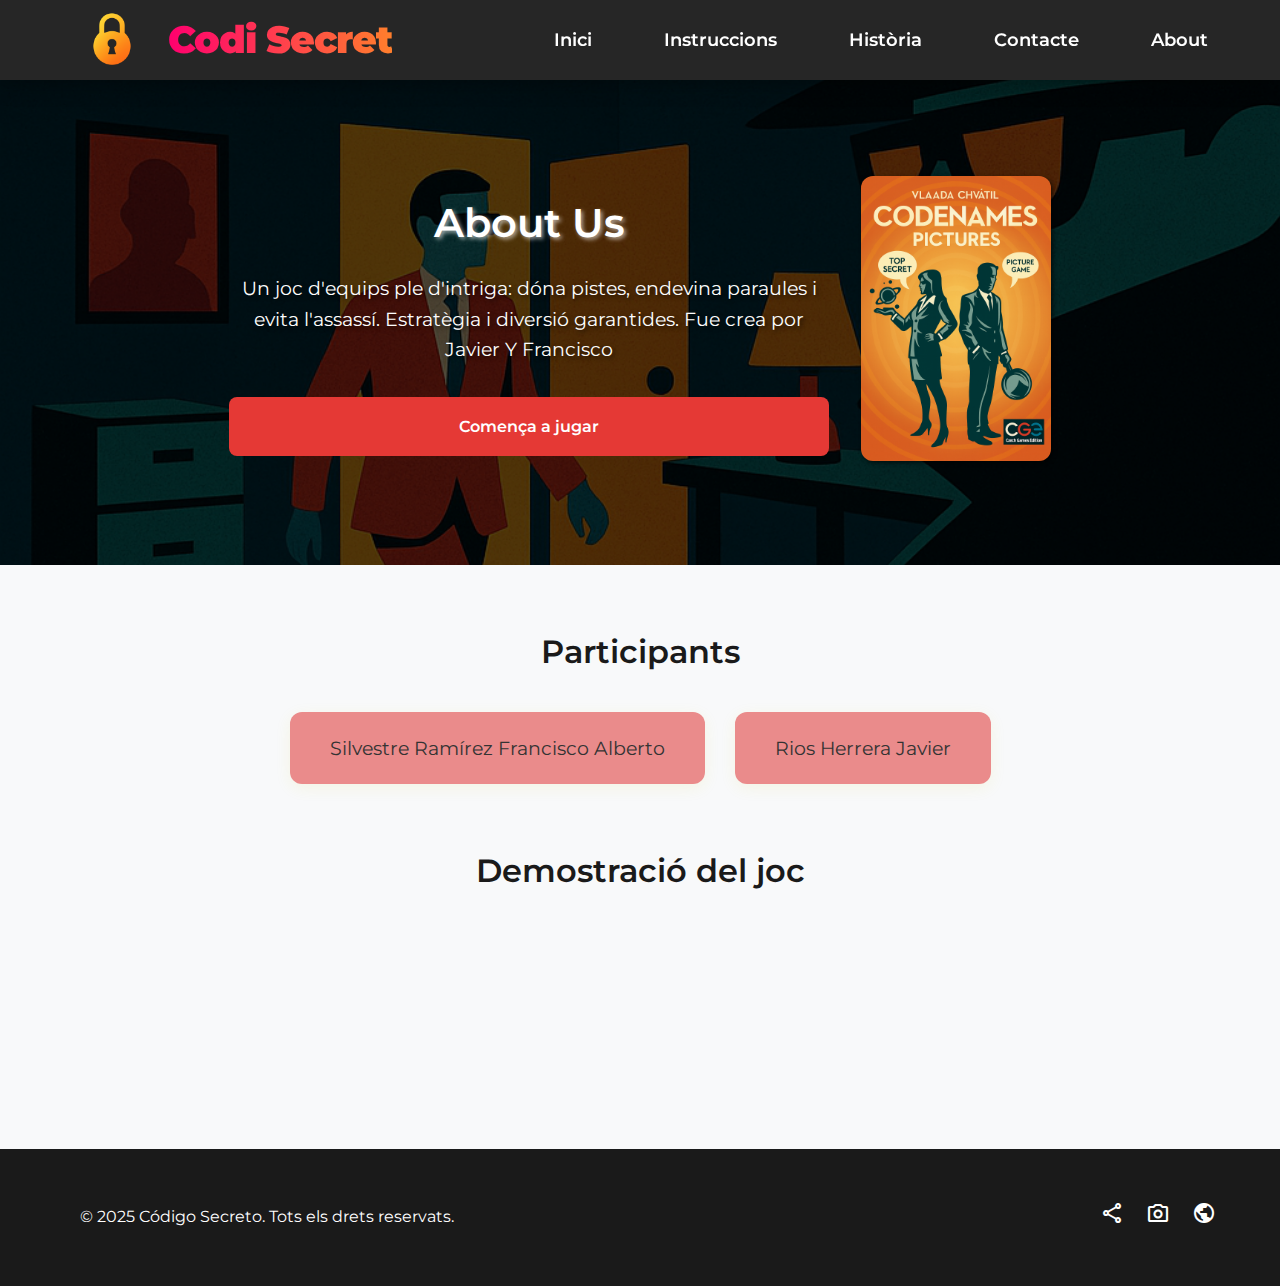
<file: about.html>
<!DOCTYPE html>
<html lang="ca">
<head>
  <meta charset="UTF-8">
  <meta name="viewport" content="width=device-width, initial-scale=1.0">
  <title>Código Secreto — Joc de Taula</title>
  <meta name="description" content="Código Secreto: el joc de taula d'espionatge per equips. Estratègia, deducció i diversió.">
  
  <!-- Google Fonts -->
  <link rel="preconnect" href="https://fonts.googleapis.com">
  <link rel="preconnect" href="https://fonts.gstatic.com" crossorigin>
  <link href="https://fonts.googleapis.com/css2?family=Montserrat:wght@400;500;600;700&display=swap" rel="stylesheet">

  <link rel="stylesheet"href="https://fonts.googleapis.com/css2?family=Material+Symbols+Outlined:opsz,wght,FILL,GRAD@24,400,0,0" />

  <!-- CSS -->
  <link rel="stylesheet" href="style.css">
</head>
<body>

    <!--------------------------------------------------------->
    <!--                       Header                        -->
    <!--------------------------------------------------------->
    <header class="header">
        <div class="container header__inner">
        
        <!-- Logo + Título -->
        <a href="index.html" class="brand">
            <img src="./Assets/logo_candado.png" alt="Logo Código Secreto" class="brand__logo">
            <span class="brand__title">Codi Secret</span>
        </a>

        <!-- Checkbox ocult per controlar el menú mòbil -->
        <input type="checkbox" id="nav-toggle" class="nav-toggle-checkbox">

        <!-- Menú -->
        <nav class="nav">
            <a href="index.html">Inici</a>
            <a href="instrucciones.html">Instruccions</a>
            <a href="historia.html">Història</a>
            <a href="contacto.html">Contacte</a>
            <a href="about.html">About</a>
        </nav>

        <!-- Botó hamburguesa (ara és un label) -->
        <label for="nav-toggle" class="nav-toggle-label" aria-label="Obrir menú">
            <span aria-hidden="true"></span>
            <span aria-hidden="true"></span>
            <span aria-hidden="true"></span>
        </label>
        </div>
    </header>

    <!--------------------------------------------------------->
    <!--                    Hero Section                     -->
    <!--------------------------------------------------------->
    <section class="hero" aria-labelledby="hero-title">
        <div class="container hero-content">
        <div class="hero-text">
            <h2>About Us</h2>
            <p>Un joc d'equips ple d'intriga: dóna pistes, 
            endevina paraules i evita l'assassí. 
            Estratègia i diversió garantides. Fue crea por Javier Y Francisco</p>
            <a href="instrucciones.html" class="btn">Comença a jugar</a>
        </div>
        <div class="hero-image">
            <img src="./Assets/code_name.png" alt="Joc de taula Código Secreto"loading="lazy">
        </div>
        </div>
    </section>

    <!--------------------------------------------------------->
    <!--                Nombre de los creadores              -->
    <!--------------------------------------------------------->
    <section class="about-team">
        <div class="container">
            <h2>Participants</h2>
            <ul class="team-list">
                <li>Silvestre Ramírez Francisco Alberto</li>
                <li>Rios Herrera Javier</li>
            </ul>
            <h2>Demostració del joc</h2>
            <div class="video-frame">
                <iframe
                    src="https://www.youtube.com/embed/NZS-3WO2ZsQ"
                    title="YouTube video player"
                    frameborder="0"
                    allowfullscreen>
                </iframe>
            </div>
        </div>
    </section>

    <!--------------------------------------------------------->
    <!--                        FOOTER                       -->
    <!--------------------------------------------------------->

  <footer class="footer" aria-label="Peu de pàgina">
    <div class="container footer-container">
        <p>&copy; 2025 Código Secreto. Tots els drets reservats.</p>
        <div class="social" aria-label="Xarxes socials">

            <a href="https://x.com" target="_blank" aria-label="X (Twitter)">
            <span class="material-symbols-outlined">share</span>
            </a>

            <a href="https://www.instagram.com" target="_blank" aria-label="Instagram">
            <span class="material-symbols-outlined">photo_camera</span>
        <a href="https://www.facebook.com" target="_blank" aria-label="Facebook">
            <span class="material-symbols-outlined">public</span>
        </a>

        </div>
    </div>
</footer>

</body>
</html>
</file>
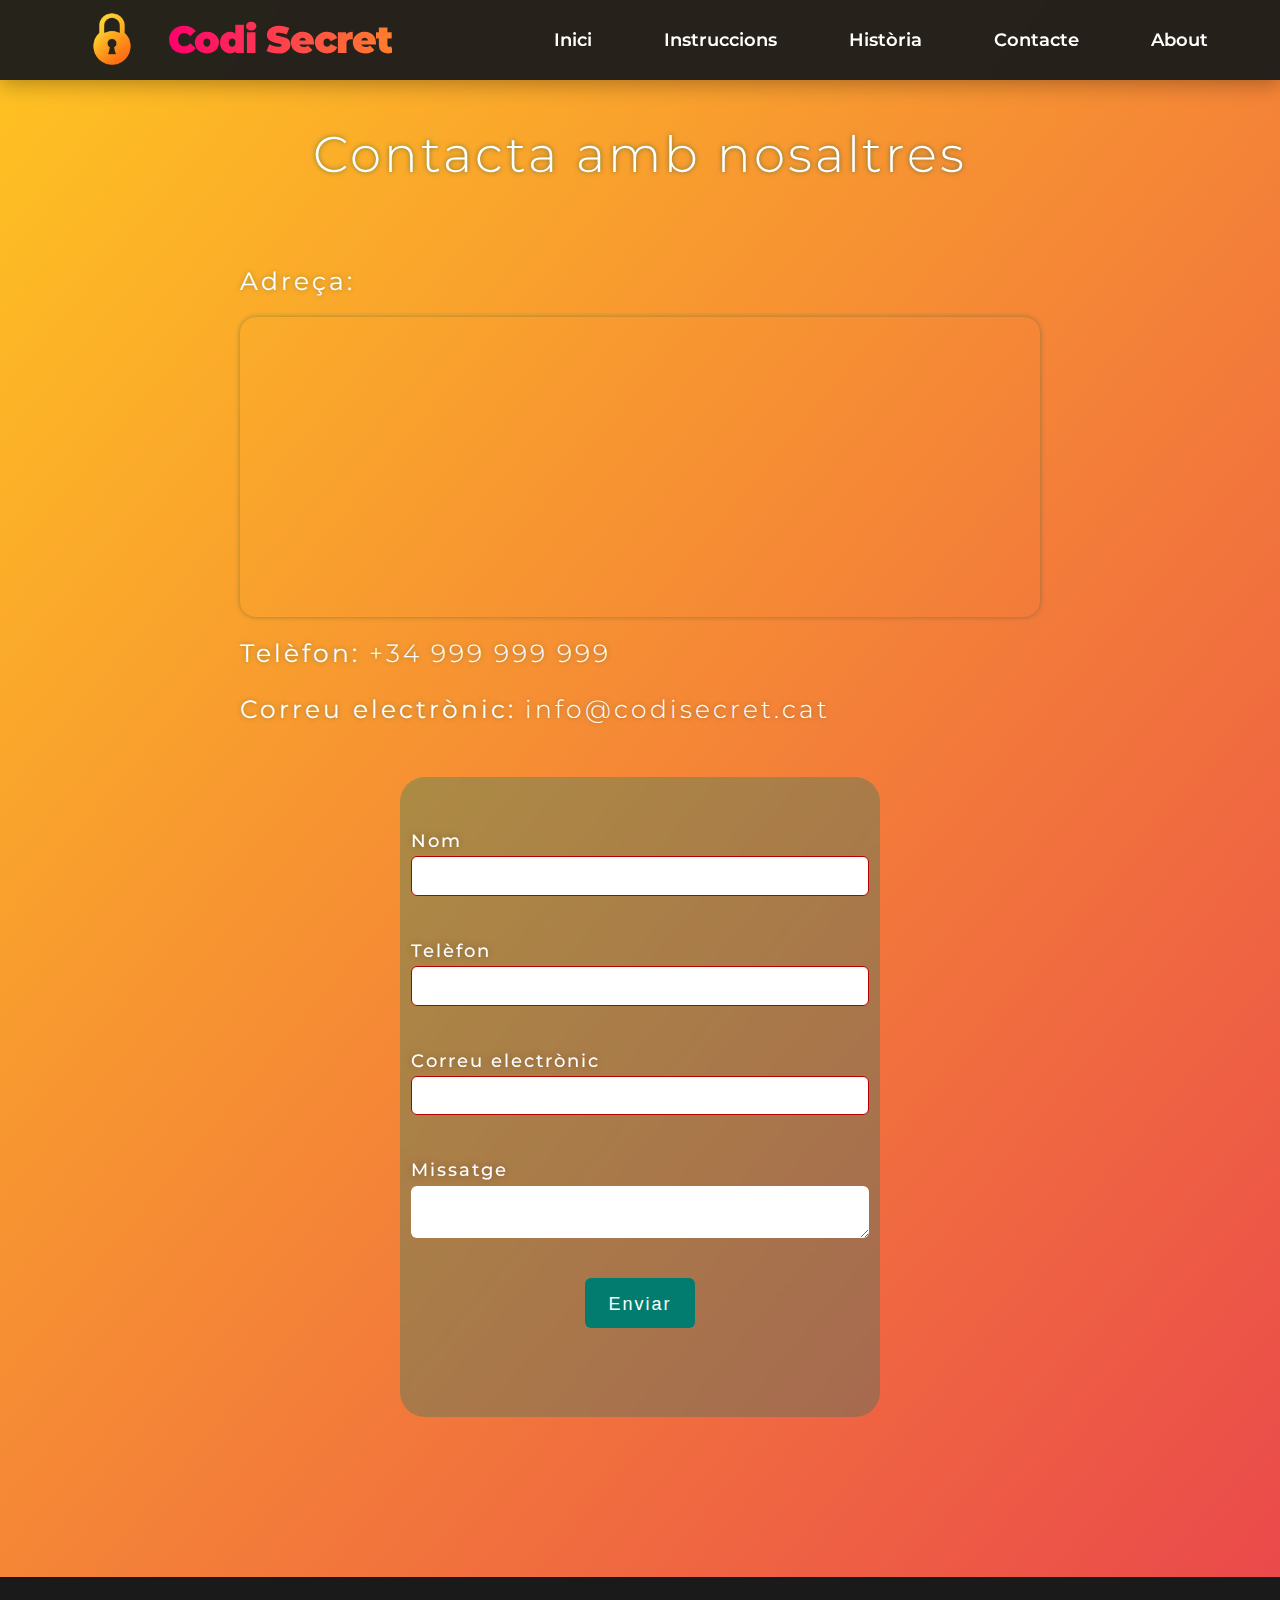
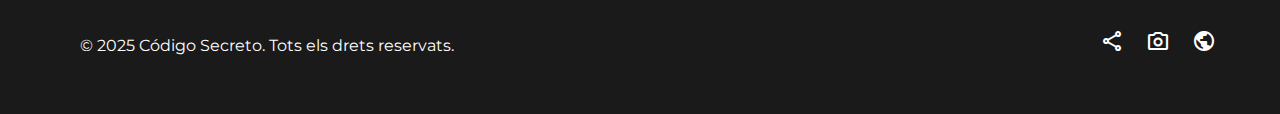
<file: contacto.html>
<!DOCTYPE html>
<html lang="en">
<head>
   <meta charset="UTF-8">
  <meta name="viewport" content="width=device-width, initial-scale=1.0">
  <title>Código Secreto — Joc de Taula</title>
  <meta name="description" content="Código Secreto: el joc de taula d'espionatge per equips. Estratègia, deducció i diversió.">

  <link rel="preconnect" href="https://fonts.googleapis.com">
  <link rel="preconnect" href="https://fonts.gstatic.com" crossorigin>
  <link href="https://fonts.googleapis.com/css2?family=Montserrat:wght@400;500;600;700&display=swap" rel="stylesheet">

 <link rel="stylesheet"href="https://fonts.googleapis.com/css2?family=Material+Symbols+Outlined:opsz,wght,FILL,GRAD@24,400,0,0" />

  <link rel="stylesheet" href="style.css">
</head>

<body class="pagina-contacto">
<header class="header">
    <div class="container header__inner">
      
      <!-- Logo + Título -->
      <a href="index.html" class="brand">
        <img src="./Assets/logo_candado.png" alt="Logo Código Secreto" class="brand__logo">
        <span class="brand__title">Codi Secret</span>
      </a>

      <!-- Checkbox ocult per controlar el menú mòbil -->
      <input type="checkbox" id="nav-toggle" class="nav-toggle-checkbox">

      <!-- Menú -->
      <nav class="nav">
        <a href="index.html">Inici</a>
        <a href="instrucciones.html">Instruccions</a>
        <a href="historia.html">Història</a>
        <a href="contacto.html">Contacte</a>
        <a href="about.html">About</a>
      </nav>

      <!-- Botó hamburguesa (ara és un label) -->
      <label for="nav-toggle" class="nav-toggle-label" aria-label="Obrir menú">
        <span aria-hidden="true"></span>
        <span aria-hidden="true"></span>
        <span aria-hidden="true"></span>
      </label>
    </div>
  </header>

    <main>

  <section class="seccion-contacto">

     <h2 class="titulo-seccion">Contacta amb nosaltres</h2>

    <div class="contenedor-contacto">

        <div class="info-contacto">
        <p><strong>Adreça:</strong></p>
        <div class="mapa-contacto">
            <iframe src="https://www.google.com/maps/embed?pb=!1m18!1m12!1m3!1d47895.60405002589!2d2.0983612446936175!3d41.38548425095402!2m3!1f0!2f0!3f0!3m2!1i1024!2i768!4f13.1!3m3!1m2!1s0x12a4a2e4e498e4db%3A0x88f84d02f0f850f9!2sGAMERIA!5e0!3m2!1ses!2sus!4v1766406593796!5m2!1ses!2sus" width="600" height="450" style="border:0;" allowfullscreen="" loading="lazy" referrerpolicy="no-referrer-when-downgrade"></iframe>
        </div>

        <p><strong>Telèfon:</strong> <a href="tel:+34999999999">+34 999 999 999</a></p>
        <p><strong>Correu electrònic:</strong> <a href="mailto:info@codisecret.cat">info@codisecret.cat</a></p>
        </div>

    
        <form class="formulario-contacto">
        <label>Nom</label>
        <input type="text" required pattern="[A-Za-zÀ-ÿ\s]{3,40}">

        <label>Telèfon</label>
        <input type="tel" required pattern="[0-9]{9}">

        <label>Correu electrònic</label>
        <input type="email" required>

        <label>Missatge</label>
        <textarea required></textarea>

        <button type="submit" class="btn">Enviar</button>
        </form>
    </div>

    </section>

    </main>


<footer class="footer" aria-label="Peu de pàgina">
    <div class="container footer-container">
        <p>&copy; 2025 Código Secreto. Tots els drets reservats.</p>
        <div class="social" aria-label="Xarxes socials">

            <a href="https://x.com" target="_blank" aria-label="X (Twitter)">
            <span class="material-symbols-outlined">share</span>
            </a>

            <a href="https://www.instagram.com" target="_blank" aria-label="Instagram">
            <span class="material-symbols-outlined">photo_camera</span>
        <a href="https://www.facebook.com" target="_blank" aria-label="Facebook">
            <span class="material-symbols-outlined">public</span>
        </a>

        </div>
    </div>
</footer>
    
</body>
</html>
</file>
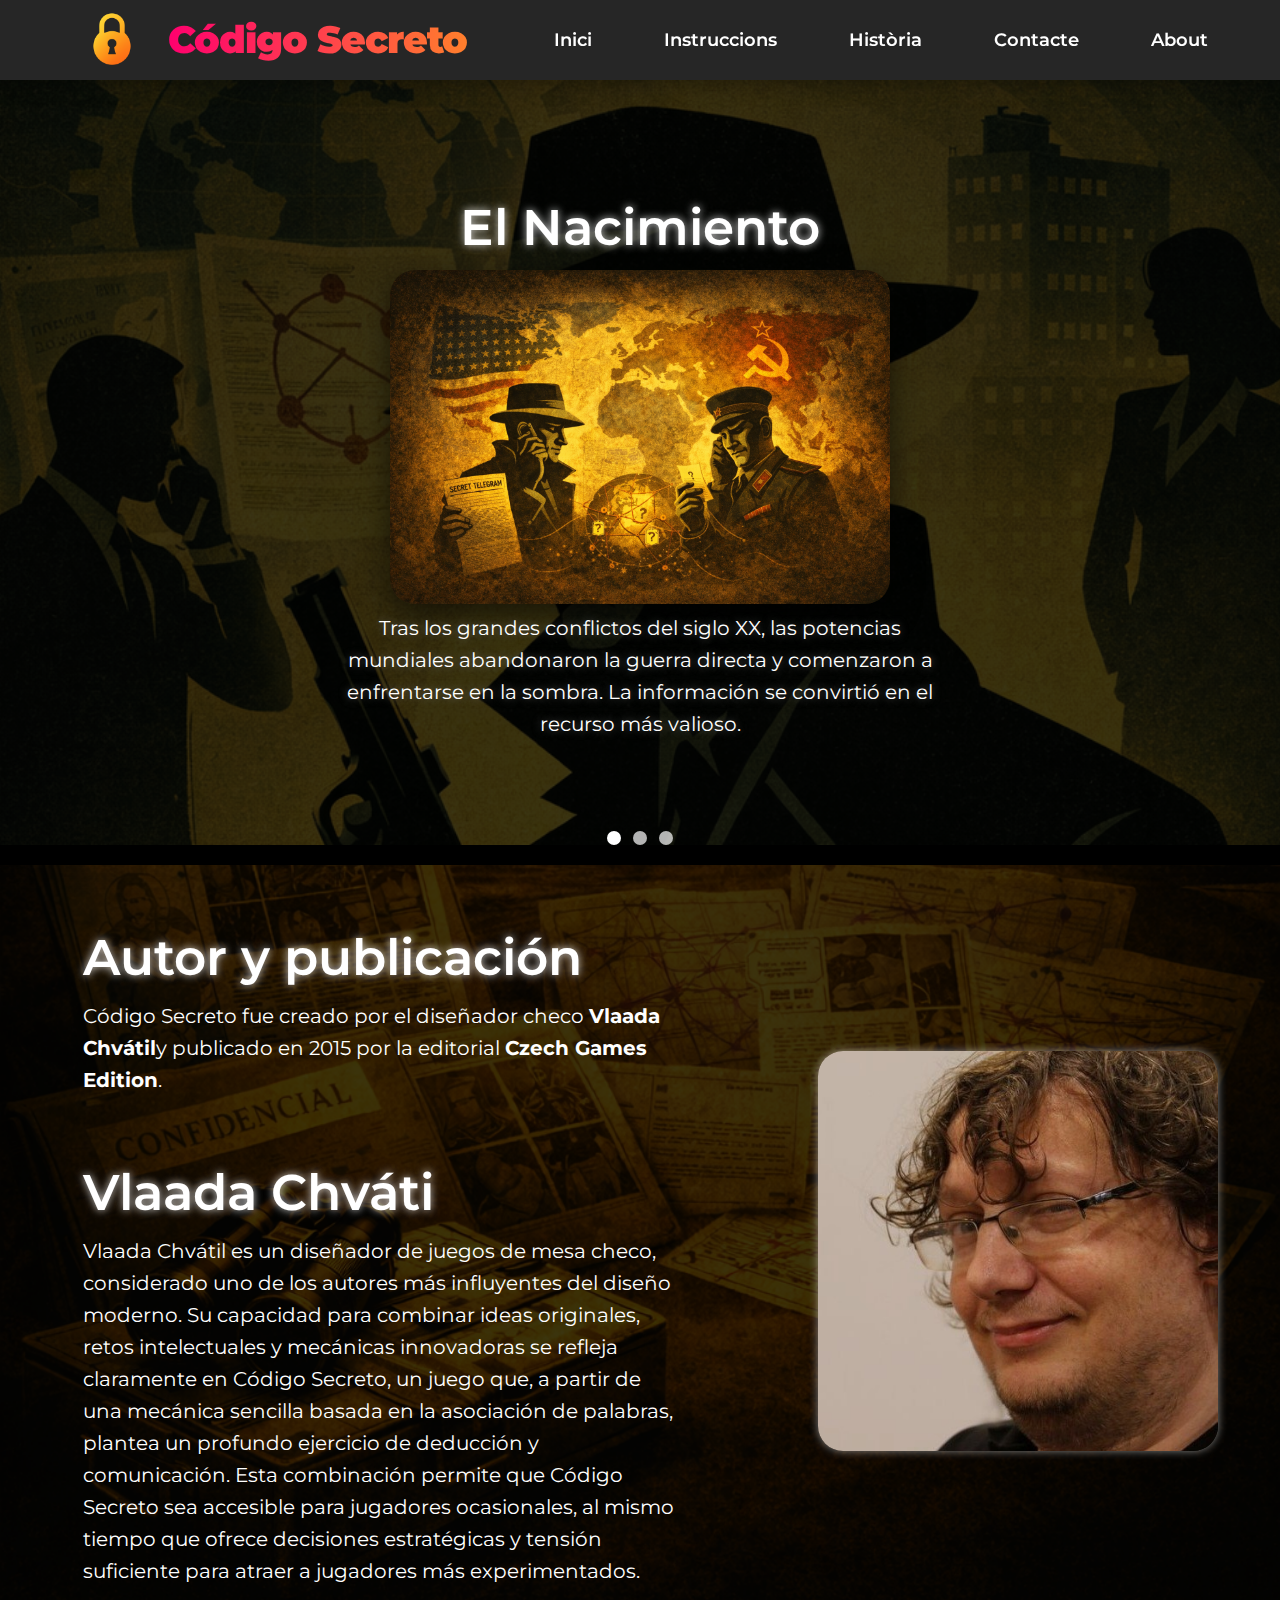
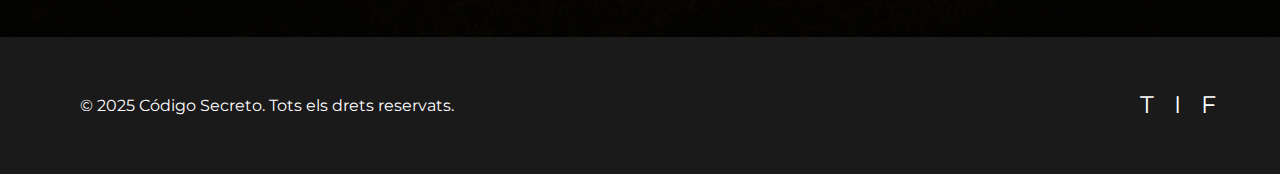
<file: historia.html>
<!DOCTYPE html>
<html lang="ca">
<head>
  <meta charset="UTF-8">
  <meta name="viewport" content="width=device-width, initial-scale=1.0">
  <title>Código Secreto — Joc de Taula</title>
  <meta name="description" content="Código Secreto: el joc de taula d'espionatge per equips. Estratègia, deducció i diversió.">
  
  
  <link rel="preconnect" href="https://fonts.googleapis.com">
  <link rel="preconnect" href="https://fonts.gstatic.com" crossorigin>
  <link href="https://fonts.googleapis.com/css2?family=Montserrat:wght@400;500;600;700&display=swap" rel="stylesheet">

  <!-- CSS -->
  <link rel="stylesheet" href="style.css">
</head>

<body>

  <!-- Header -->
  <header class="header">
    <div class="container header__inner">   
      

      <a href="index.html" class="brand">
        <img src="./Assets/logo_candado.png" alt="Logo Código Secreto" class="brand__logo">
        <span class="brand__title">Código Secreto</span>
      </a>

      
      <nav class="nav">
        <a href="index.html">Inici</a>
        <a href="instrucciones.html">Instruccions</a>
        <a href="historia.html">Història</a>
        <a href="contacto.html">Contacte</a>
        <a href="about.html">About</a>
      </nav>
    </header>

<section class="historia">

  
    <input type="radio" id="slide1" name="slides" checked>
    <input type="radio" id="slide2" name="slides">
    <input type="radio" id="slide3" name="slides">

    <!-- SLIDE 1 -->
    <div class="carousel-fondo">
        <img src="Assets/carousel_2_fondo.png" alt="Fondo historia 1">

        <div class="personajes_texto">
            <h1>El Nacimiento</h1>

            <div class="personajes_corusel">
                <img src="Assets/imagen_historia 1.png" alt="Imagen historia 1">
            </div>

            <p>
                Tras los grandes conflictos del siglo XX, las potencias mundiales
                abandonaron la guerra directa y comenzaron a enfrentarse en la sombra.
                La información se convirtió en el recurso más valioso.
            </p>
        </div>
    </div>

    <!-- SLIDE 2 -->
    <div class="carousel-fondo">
        <img src="Assets/carousel_1.png" alt="Fondo historia 2">

        <div class="personajes_texto">
            <h1>El Método</h1>

            <div class="personajes_corusel">
                <img src="Assets/imagen_historia_2.png" alt="Imagen historia 2">
            </div>

            <p>
                Para proteger sus operaciones, las agencias desarrollaron sistemas
                de comunicación con múltiples capas de significado, accesibles solo
                para quienes conocían la clave correcta.
            </p>
        </div>
    </div>

    <!-- SLIDE 3 -->
    <div class="carousel-fondo">
        <img src="Assets/carousel_3.png" alt="Fondo historia 3">

        <div class="personajes_texto">
            <h1>El Legado</h1>

            <div class="personajes_corusel">
                <img src="Assets/imagen_historia_3.png" alt="Imagen historia 3">
            </div>

            <p>
                Con el tiempo, el Código Secreto se convirtió en un arma estratégica.
                Dominarlo significaba anticiparse al enemigo y manipular la verdad
                sin ser descubierto.
            </p>
        </div>
    </div>

    <!-- DOTS -->
    <div class="dots">
        <label for="slide1"></label>
        <label for="slide2"></label>
        <label for="slide3"></label>
    </div>

</section>
<section class="separacion1"></section>
<section class="historia_real">
<div class="contenedor_historia_real">

    <div class="texto_historia_real">
        <h1>Autor y publicación</h1>
        <p>Código Secreto fue creado por el diseñador checo <strong>Vlaada Chvátil</strong>y publicado en 2015 por la editorial <strong>Czech Games Edition</strong>. </p>
        <br>
        <br>
       <h1>Vlaada Chváti</h1>
        <p>Vlaada Chvátil es un diseñador de juegos de mesa checo, considerado uno de los autores más influyentes del diseño moderno. Su capacidad para combinar ideas originales, retos intelectuales y mecánicas innovadoras se refleja claramente en Código Secreto, un juego que, a partir de una mecánica sencilla basada en la asociación de palabras, plantea un profundo ejercicio de deducción y comunicación. Esta combinación permite que Código Secreto sea accesible para jugadores ocasionales, al mismo tiempo que ofrece decisiones estratégicas y tensión suficiente para atraer a jugadores más experimentados.</p>

    </div>

    <div class="imagen_creador">
        <img src="Assets/Vlaada_Chva_til.jpg" alt="">
    </div>



</div>






</section>

 <footer class="footer" aria-label="Peu de pàgina">
    <div class="container footer-container">
      <p>&copy; 2025 Código Secreto. Tots els drets reservats.</p>
      <div class="social" aria-label="Xarxes socials">
        <a href="#" aria-label="Twitter">T</a>
        <a href="#" aria-label="Instagram">I</a>
        <a href="#" aria-label="Facebook">F</a>
      </div>
    </div>
  </footer>


</body>
</html>
</file>
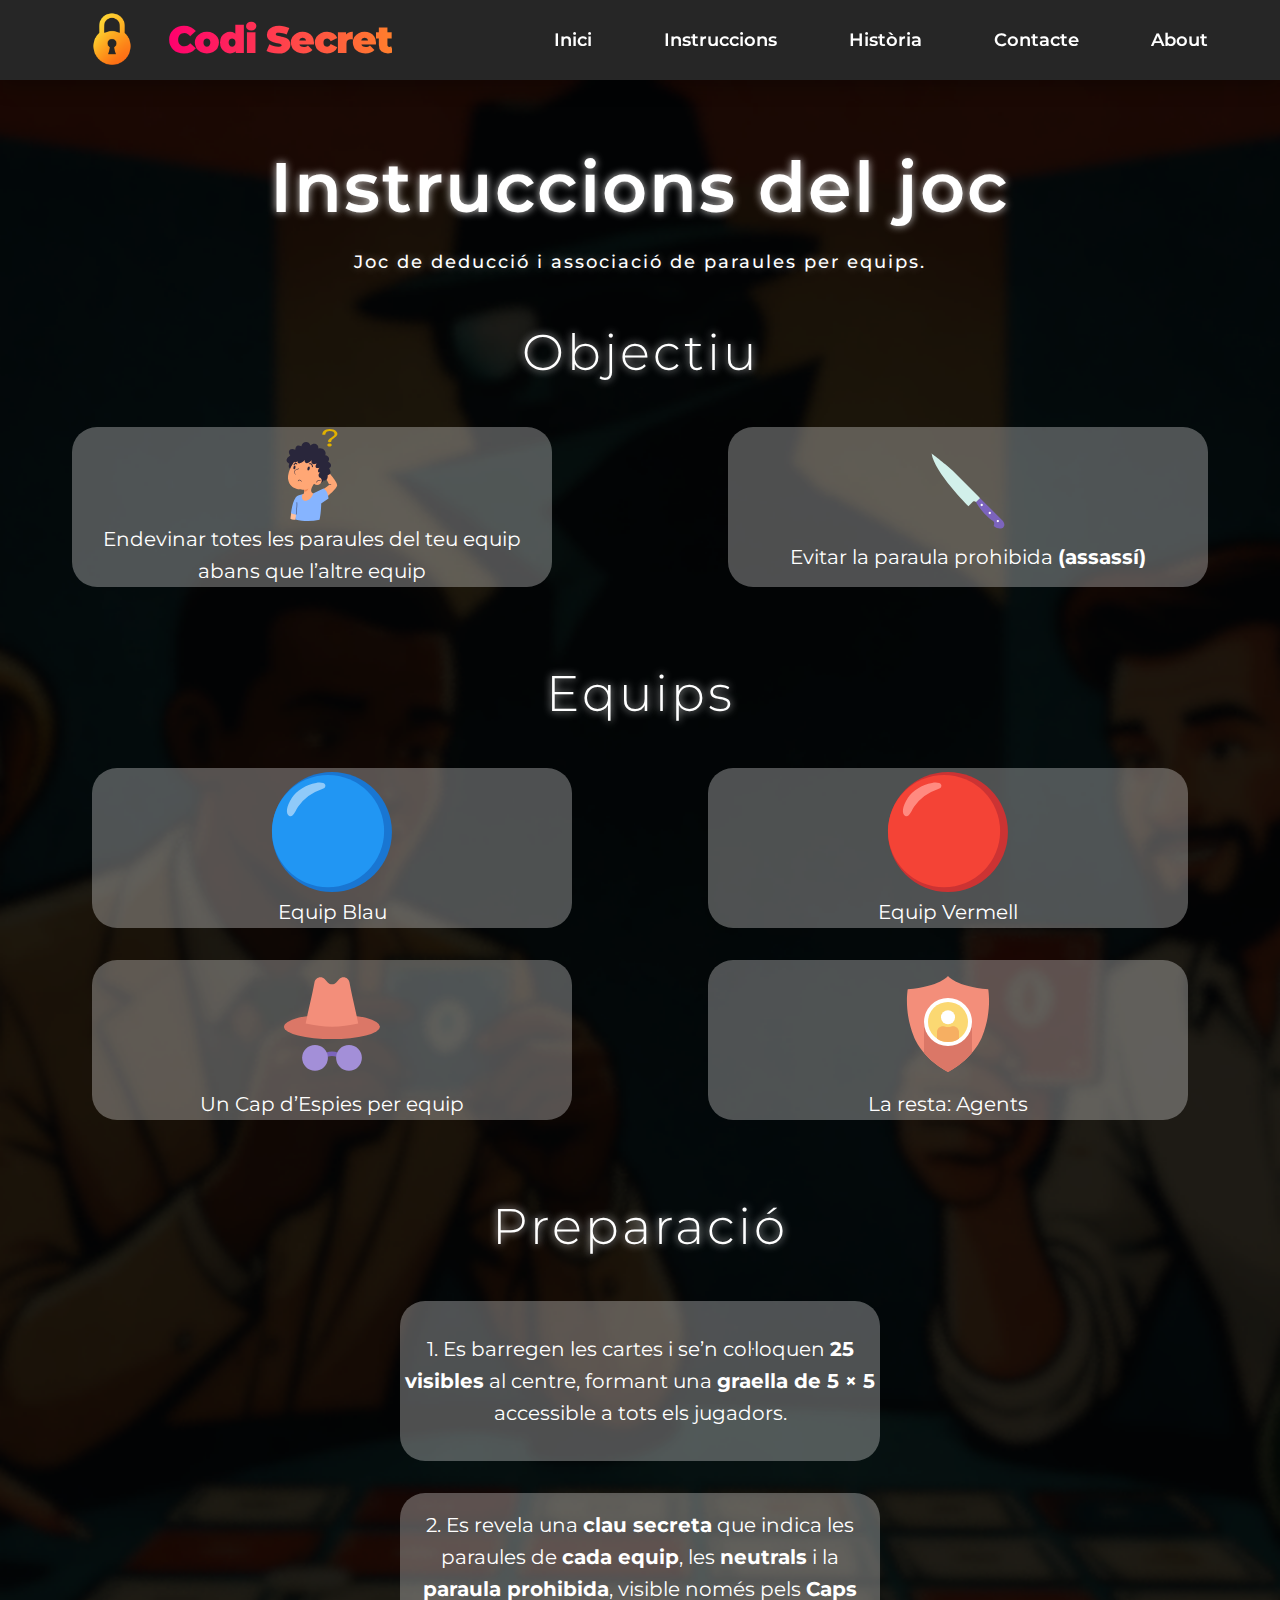
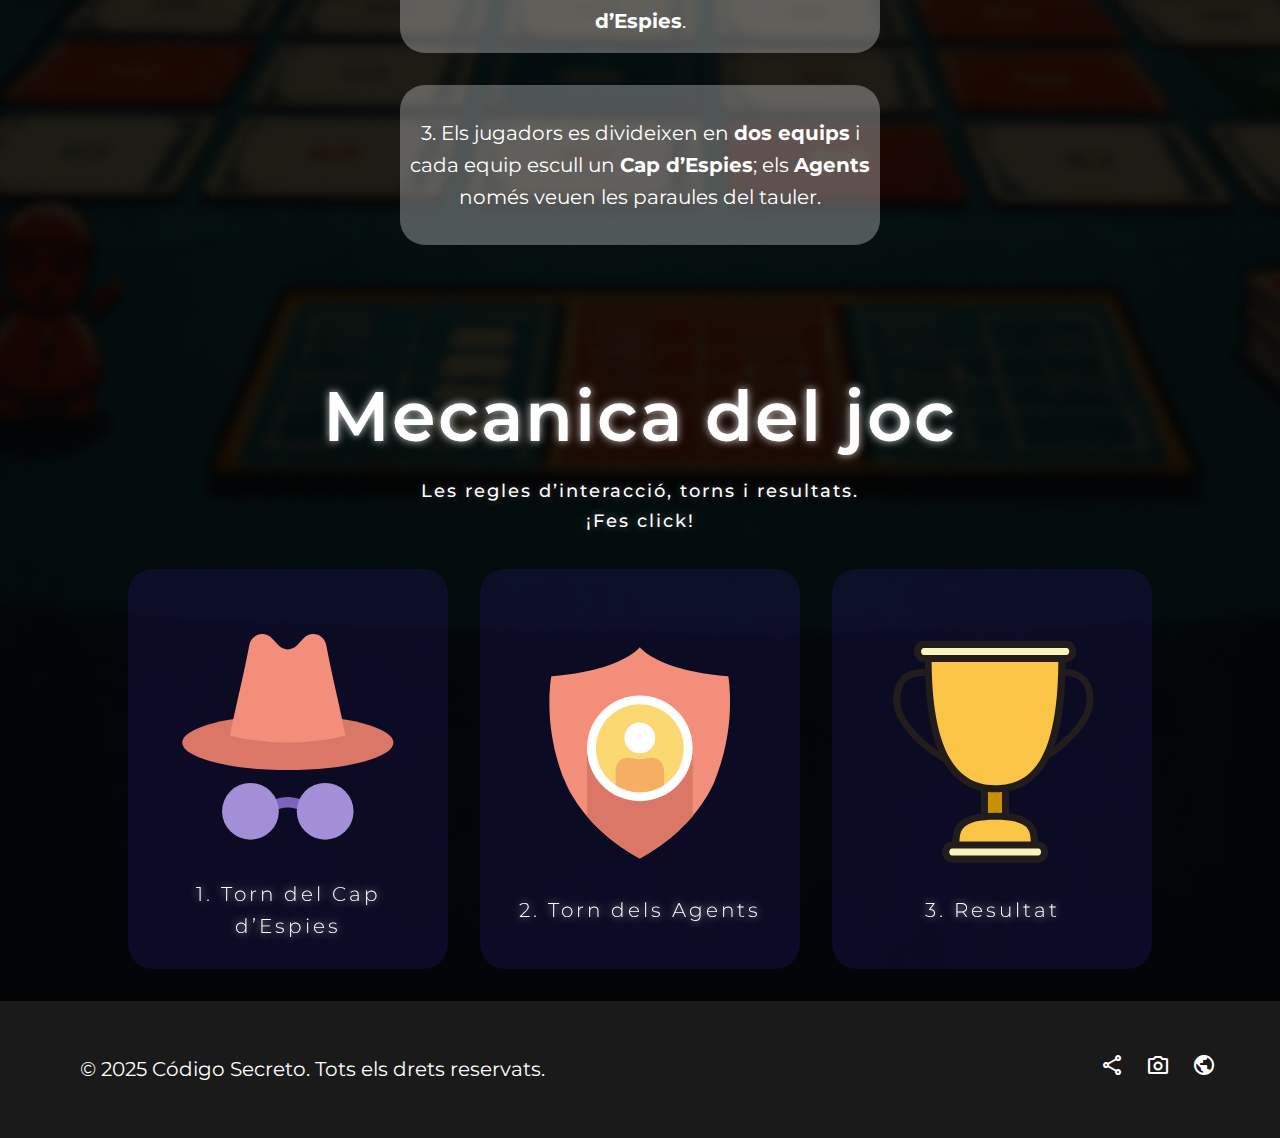
<file: instrucciones.html>
<!DOCTYPE html>
<html lang="ca">
<head>
  <meta charset="UTF-8">
  <meta name="viewport" content="width=device-width, initial-scale=1.0">
  <title>Código Secreto — Joc de Taula</title>
  <meta name="description" content="Código Secreto: el joc de taula d'espionatge per equips. Estratègia, deducció i diversió.">

  <link rel="preconnect" href="https://fonts.googleapis.com">
  <link rel="preconnect" href="https://fonts.gstatic.com" crossorigin>
  <link href="https://fonts.googleapis.com/css2?family=Montserrat:wght@400;500;600;700&display=swap" rel="stylesheet">

  <link rel="stylesheet"href="https://fonts.googleapis.com/css2?family=Material+Symbols+Outlined:opsz,wght,FILL,GRAD@24,400,0,0" />

  <link rel="stylesheet" href="style.css">
</head>

<body>

 
  <header class="header">
    <div class="container header__inner">   
      <a href="index.html" class="brand">
        <img src="./Assets/logo_candado.png" alt="Logo Código Secreto" class="brand__logo">
        <span class="brand__title">Codi Secret</span>
      </a>
      <nav class="nav">
        <a href="index.html">Inici</a>
        <a href="instrucciones.html">Instruccions</a>
        <a href="historia.html">Història</a>
        <a href="contacto.html">Contacte</a>
        <a href="about.html">About</a>
      </nav>
    </header>



    <section class="main_instrucciones">
        <h1>Instruccions del joc</h1>
        <h3 class="titulo2_instrucciones">Joc de deducció i associació de paraules per equips.</h3>
        <section class="instrucciones_juego">
            
            <h2>Objectiu</h2>

            <div class="contenedor_tarjetas_instrucciones">
              
                <div class="tarjetas_instrucciones">
                    <!-- imagen sgv -->
                   <svg class="niño_pensando" width="100px" height="100px" viewBox="0 0 500 500" fill="none" xmlns="http://www.w3.org/2000/svg">
                    <path fill-rule="evenodd" clip-rule="evenodd" d="M308.878 323.257C308.878 323.257 338.135 305.311 338.878 300.786C339.621 296.261 318.678 263.408 318.678 263.408L334.719 232.616C334.719 232.616 382.695 286.038 381.204 303.461C379.713 320.884 329.592 362.339 329.592 362.339C329.592 362.339 308.458 323.391 308.877 323.257H308.878Z" fill="#FFA775"/>
                    <path d="M339.69 301.726C339.427 301.726 339.173 301.635 338.971 301.467C338.769 301.299 338.632 301.066 338.585 300.807C338.537 300.549 338.582 300.282 338.71 300.053C338.839 299.825 339.044 299.648 339.29 299.555C342.571 298.371 346.143 298.261 349.49 299.24C349.633 299.277 349.767 299.341 349.885 299.429C350.003 299.518 350.102 299.629 350.177 299.755C350.252 299.882 350.301 300.022 350.322 300.168C350.343 300.314 350.335 300.463 350.298 300.606C350.262 300.748 350.198 300.882 350.109 301C350.021 301.118 349.91 301.217 349.783 301.293C349.656 301.368 349.516 301.417 349.37 301.438C349.224 301.459 349.076 301.451 348.933 301.414C346.033 300.554 342.934 300.638 340.084 301.652C339.958 301.7 339.825 301.725 339.69 301.726Z" fill="#29263B"/>
                    <path fill-rule="evenodd" clip-rule="evenodd" d="M141.82 446.514L137.42 477.506C144.32 482.345 154.189 484.063 165.086 481.933L168.323 454.245L141.823 446.514H141.82Z" fill="#FFBF9B"/>
                    <path fill-rule="evenodd" clip-rule="evenodd" d="M199.984 350.709C189.621 353.601 172.695 355.859 165.763 365.539C151.175 385.917 144.977 418.362 140.524 447.63C146.793 451.41 157.407 456.109 166.854 455.346L164.033 481.928C208.548 493.259 249.883 491.817 289.343 482.836C296.18 451.481 297.779 417.728 297.784 398.202L336.048 372.374C334.5 351.574 326.236 328.139 309.648 320.353L252.672 348.122L199.983 350.709H199.984Z" fill="#86B4FF"/>
                    <path d="M167.317 456.434C167.26 456.434 167.203 456.43 167.147 456.421C166.853 456.376 166.589 456.216 166.412 455.977C166.236 455.737 166.162 455.437 166.207 455.143C169.97 430.419 171.275 410.584 170.315 392.72C170.307 392.573 170.328 392.426 170.377 392.287C170.426 392.148 170.502 392.02 170.601 391.91C170.699 391.8 170.818 391.711 170.951 391.648C171.084 391.584 171.228 391.547 171.375 391.539C171.523 391.532 171.67 391.553 171.809 391.602C171.948 391.651 172.076 391.727 172.185 391.825C172.295 391.924 172.384 392.043 172.448 392.176C172.511 392.309 172.548 392.453 172.556 392.6C173.524 410.621 172.212 430.6 168.426 455.481C168.385 455.746 168.251 455.988 168.048 456.163C167.844 456.338 167.585 456.434 167.317 456.434Z" fill="#29263B"/>
                    <path fill-rule="evenodd" clip-rule="evenodd" d="M141.794 218.271C130.849 215.496 125.479 208.119 131.811 191.087C112.711 179.339 111.339 165.457 136.821 148.333C119.989 126.126 134.963 106.433 162.911 118.723C164.273 98.151 173.311 89.635 194.745 100.615C198.945 74.308 233.851 70.248 242.098 96.404C258.498 77.562 286.859 91.304 282.857 111.497C305.981 104.772 327.857 124.949 319.041 147.391C339.762 149.741 343.841 169.639 333.986 180.601C355.412 191.367 352.457 208.844 338.748 213.948C349.819 234.52 349.588 248.148 331.74 250.964C332.967 268.036 326.14 282.947 309.092 276.732C305.044 288.876 294.716 293.952 284.624 288.439L141.794 218.271Z" fill="#29263B"/>
                    <path fill-rule="evenodd" clip-rule="evenodd" d="M157.4 181.6C157.4 181.6 117.21 235.151 126.782 277.816C138.03 327.947 191.982 326.396 208.664 327.016C211.804 354.039 198.837 352.526 198.837 352.526C189.328 395.383 237.806 396.516 256.81 346.677C241.865 338.74 240.501 324.877 260.31 295.139C291.268 318.408 318.197 271.561 287.565 261.124C281.699 254.477 283.765 242.587 291.533 237.446C276.386 238.368 280.14 222.769 288.864 212.255C266.22 218.518 264.935 205.888 273.839 190.001C251.797 199.522 243.532 189.001 248.191 173.472C230.12 193.307 207.936 193.69 212.249 172.487C192.739 193.872 172.873 194.82 173.983 177.514C168.847 185.548 158.77 187.934 157.397 181.597L157.4 181.6Z" fill="#FFA775"/>
                    <path fill-rule="evenodd" clip-rule="evenodd" d="M231.541 319.982C225.783 323.882 215.841 326.471 208.66 327.014C209.112 330.574 209.246 334.168 209.06 337.752C219.182 337.262 228.213 329.77 231.541 319.982Z" fill="#F08855"/>
                    <path d="M272.992 289.792C272.802 289.792 272.615 289.744 272.448 289.651C272.282 289.559 272.142 289.426 272.041 289.264C271.94 289.103 271.882 288.918 271.872 288.728C271.863 288.538 271.901 288.349 271.985 288.178C276.962 277.984 284.934 274.245 295.679 277.057C295.967 277.132 296.213 277.319 296.363 277.576C296.514 277.833 296.556 278.139 296.48 278.427C296.405 278.715 296.218 278.961 295.961 279.111C295.704 279.261 295.398 279.303 295.11 279.228C285.41 276.687 278.51 279.938 274.001 289.163C273.909 289.352 273.765 289.511 273.587 289.622C273.408 289.733 273.202 289.792 272.992 289.792Z" fill="#29263B"/>
                    <path d="M163.938 247.461C163.775 247.461 163.614 247.425 163.466 247.356C163.318 247.287 163.187 247.186 163.082 247.061C157.782 240.834 155.892 235.245 157.458 230.45C159.528 224.112 167.324 219.41 181.292 216.075C181.435 216.041 181.584 216.035 181.73 216.058C181.875 216.082 182.015 216.133 182.14 216.21C182.266 216.288 182.375 216.389 182.461 216.508C182.548 216.627 182.61 216.763 182.644 216.906C182.678 217.049 182.684 217.198 182.661 217.344C182.637 217.489 182.586 217.629 182.509 217.754C182.431 217.88 182.33 217.989 182.211 218.075C182.092 218.162 181.956 218.224 181.813 218.258C168.851 221.353 161.374 225.689 159.591 231.146C158.283 235.146 160.033 240.015 164.791 245.607C164.93 245.77 165.02 245.969 165.049 246.182C165.078 246.394 165.046 246.61 164.956 246.805C164.867 246.999 164.723 247.164 164.543 247.279C164.362 247.395 164.152 247.456 163.938 247.456V247.461Z" fill="#29263B"/>
                    <path d="M195.647 284.628C195.488 284.628 195.33 284.595 195.185 284.529C195.04 284.463 194.911 284.368 194.806 284.248C190.544 279.408 186.86 277.105 183.925 277.36C181.807 277.553 179.925 279.06 178.176 281.975C178.018 282.221 177.771 282.396 177.486 282.463C177.202 282.529 176.902 282.482 176.652 282.331C176.401 282.181 176.219 281.939 176.145 281.656C176.07 281.373 176.109 281.073 176.252 280.818C178.367 277.299 180.881 275.383 183.722 275.125C187.469 274.79 191.66 277.282 196.489 282.765C196.632 282.927 196.725 283.127 196.757 283.34C196.789 283.554 196.759 283.772 196.67 283.969C196.581 284.165 196.437 284.332 196.256 284.449C196.074 284.566 195.863 284.628 195.647 284.628Z" fill="#29263B"/>
                    <path d="M252.41 209.219C251.74 209.218 251.095 208.968 250.6 208.516C250.104 208.065 249.795 207.446 249.732 206.779C249.184 200.961 247.684 197.069 245.273 195.211C243.592 193.911 241.335 193.521 238.373 194.011C237.668 194.127 236.946 193.958 236.366 193.542C235.785 193.126 235.394 192.496 235.278 191.791C235.162 191.086 235.331 190.364 235.747 189.784C236.163 189.203 236.793 188.812 237.498 188.696C241.949 187.963 245.673 188.72 248.562 190.947C252.253 193.793 254.39 198.807 255.094 206.274C255.161 206.985 254.943 207.693 254.487 208.244C254.032 208.794 253.377 209.141 252.666 209.208C252.58 209.215 252.494 209.219 252.41 209.219Z" fill="#29263B"/>
                    <path d="M156.577 199.507C156.108 199.507 155.648 199.384 155.241 199.151C154.834 198.918 154.495 198.583 154.257 198.179C154.02 197.775 153.892 197.316 153.886 196.848C153.88 196.379 153.996 195.917 154.224 195.507C156.624 191.167 159.391 188.649 162.669 187.807C165.569 187.062 168.683 187.722 171.924 189.765C172.527 190.146 172.954 190.751 173.111 191.447C173.268 192.143 173.143 192.873 172.763 193.476C172.382 194.08 171.778 194.508 171.083 194.666C170.387 194.825 169.657 194.701 169.053 194.322C167.087 193.082 165.443 192.658 164.008 193.022C162.267 193.469 160.56 195.183 158.935 198.115C158.702 198.537 158.361 198.888 157.946 199.133C157.531 199.378 157.059 199.507 156.577 199.507Z" fill="#29263B"/>
                    <path fill-rule="evenodd" clip-rule="evenodd" d="M234.93 205.689C238.079 206.5 239.43 211.83 237.956 217.589C236.482 223.348 232.717 227.361 229.569 226.554C226.421 225.747 225.069 220.413 226.542 214.654C228.015 208.895 231.778 204.883 234.93 205.69V205.689Z" fill="#29263B"/>
                    <path fill-rule="evenodd" clip-rule="evenodd" d="M160.719 201C163.528 201.619 164.85 206.49 163.665 211.871C162.48 217.252 159.24 221.118 156.428 220.498C153.616 219.878 152.297 215.008 153.482 209.63C154.667 204.252 157.91 200.38 160.719 201Z" fill="#29263B"/>
                    <path fill-rule="evenodd" clip-rule="evenodd" d="M303.838 38.623C303.765 23.585 315.446 10.53 341.592 10.012C367.738 9.494 385.192 25.871 382.068 38.554C377.991 55.1 349.583 59.747 350.045 77.2C350.115 79.855 332.819 79.616 332.819 76.959C332.419 59.573 366.919 51.172 367.445 38.229C367.901 26.881 358.632 20.729 341.734 20.729C329.994 20.729 320.126 26.777 319.261 38.485C319.113 40.96 303.85 41.099 303.838 38.621V38.623Z" fill="#E1B100"/>
                    <path fill-rule="evenodd" clip-rule="evenodd" d="M341.336 85.449C347.926 85.449 353.275 88.992 353.275 93.358C353.275 97.724 347.926 101.265 341.336 101.265C334.746 101.265 329.4 97.722 329.4 93.358C329.4 88.994 334.749 85.449 341.337 85.449H341.336Z" fill="#E1B100"/>
                    </svg>
                    <!---------->
                    <p>Endevinar totes les paraules del teu equip abans que l’altre equip</p>

                </div>

                <div class="tarjetas_instrucciones">
                    <!-- imagen sgv -->
                    <svg class="cuchillo_instrucciones" width="100px" height="100px" viewBox="0 0 64 64" id="Layer_1" version="1.1" xml:space="preserve" xmlns="http://www.w3.org/2000/svg" xmlns:xlink="http://www.w3.org/1999/xlink">
                    <style  type="text/css">
                        .st0{fill:#B4E6DD;} .st1{fill:#80D4C4;} .st2{fill:#D2F0EA;} .st3{fill:#FFFFFF;} .st4{fill:#FBD872;} .st5{fill:#DB7767;} .st6{fill:#F38E7A;}.st7{fill:#F6AF62;}
                        .st8{fill:#32A48E;}.st9{fill:#A38FD8;}.st10{fill:#7C64BD;}.st11{fill:#EAA157;}.st12{fill:#9681CF;}.st13{fill:#F9C46A;}.st14{fill:#CE6B61;}
                    </style>
                    <g>
                    <path class="st2" d="M8.72,8c1.53,11.94,23.55,33.69,23.55,33.69l2.82-2.82c1.34-0.83,2.06,0.31,2.06,0.31l2.61-2.61l-1.19-1.19   L22.09,18.91C16.71,13.94,8.72,8,8.72,8z"/>
                    <path class="st10" d="M39.76,36.57L54.2,51.02c0,0,2.43,2.71,0.01,4.6c0,0-2.65,1.42-5.81-1.2c0,0,1.15-2.33-0.59-3.33   c0,0-6.71-4.57-10.67-11.9L39.76,36.57z"/>
                    <circle class="st3" cx="40.78" cy="40.94" r="0.74"/>
                    <circle class="st3" cx="45.94" cy="46.1" r="0.74"/>
                    <circle class="st3" cx="51.1" cy="51.26" r="0.74"/>
                    </g></svg>
                    <!--------->
                    
                    <p>Evitar la paraula prohibida <strong>(assassí)</strong></p>
                    
                </div>
            </div>

                  <h2>Equips</h2>
                <div class="contenedor_tarjetas_instrucciones1">

                <div class="tarjetas_instrucciones">
                    <!-- imagen sgv -->
                     <svg width="800px" height="800px" viewBox="0 0 128 128" xmlns="http://www.w3.org/2000/svg" xmlns:xlink="http://www.w3.org/1999/xlink" aria-hidden="true" role="img" class="iconify iconify--noto" preserveAspectRatio="xMidYMid meet"><circle cx="63.93" cy="64" r="60" fill="#1976d2"></circle><circle cx="60.03" cy="63.1" r="56.1" fill="#2196f3"></circle><path d="M23.93 29.7c4.5-7.1 14.1-13 24.1-14.8c2.5-.4 5-.6 7.1.2c1.6.6 2.9 2.1 2 3.8c-.7 1.4-2.6 2-4.1 2.5a44.64 44.64 0 0 0-23 17.4c-2 3-5 11.3-8.7 9.2c-3.9-2.3-3.1-9.5 2.6-18.3z" fill="#90caf9"></path></svg>
                    <!---------->
                    <p>Equip Blau</p>

                </div>

                <div class="tarjetas_instrucciones">
                    <!-- imagen sgv -->
                     <svg width="800px" height="800px" viewBox="0 0 128 128" xmlns="http://www.w3.org/2000/svg" xmlns:xlink="http://www.w3.org/1999/xlink" aria-hidden="true" role="img" class="iconify iconify--noto" preserveAspectRatio="xMidYMid meet"><circle cx="63.93" cy="64" r="60" fill="#c33"></circle><circle cx="60.03" cy="63.1" r="56.1" fill="#f44336"></circle><path d="M23.93 29.7c4.5-7.1 14.1-13 24.1-14.8c2.5-.4 5-.6 7.1.2c1.6.6 2.9 2.1 2 3.8c-.7 1.4-2.6 2-4.1 2.5a44.64 44.64 0 0 0-23 17.4c-2 3-5 11.3-8.7 9.2c-3.9-2.3-3.1-9.5 2.6-18.3z" fill="#ff8a80"></path></svg>
                   
                    <!--------->
                    <p>Equip Vermell</p>
                      
                </div>

                 <div class="tarjetas_instrucciones">
                    <!-- imagen sgv -->
                     <svg  viewBox="0 0 64 64" id="Layer_1" version="1.1" xml:space="preserve" xmlns="http://www.w3.org/2000/svg" xmlns:xlink="http://www.w3.org/1999/xlink">

                      <style type="text/css">.st0{fill:#B4E6DD;}.st1{fill:#80D4C4;}.st2{fill:#D2F0EA;}.st3{fill:#FFFFFF;}.st4{fill:#FBD872;}.st5{fill:#DB7767;}.st6{fill:#F38E7A;}.st7{fill:#F6AF62;}.st8{fill:#32A48E;}.st9{fill:#A38FD8;}.st10{fill:#7C64BD;}.st11{fill:#EAA157;}.st12{fill:#9681CF;}.st13{fill:#F9C46A;}.st14{fill:#CE6B61;}</style>

                      <g><ellipse class="st5" cx="32" cy="33.32" rx="24" ry="6.22"/><path class="st6" d="M40.73,11.14c-0.27-1.45-1.51-2.51-2.95-2.51c0,0,0,0,0,0c-0.79,0-1.56,0.33-2.12,0.93   c-0.51,0.55-1.03,1.09-1.55,1.64c-1.17,1.25-3.07,1.25-4.24,0c-0.52-0.55-1.03-1.1-1.55-1.64c-0.56-0.6-1.32-0.93-2.12-0.93   c-1.44,0-2.67,1.06-2.95,2.51c-1.48,7.87-2.96,13.35-4.41,20.63c8.64,2.07,17.64,2.07,26.28,0C43.69,24.49,42.21,19.01,40.73,11.14   z"/>
                      <g><path class="st10" d="M36.11,49.75c-2.27-2.27-5.96-2.27-8.23,0l-1.66-1.66c3.18-3.18,8.36-3.18,11.54,0L36.11,49.75z"/></g><circle class="st9" cx="23.51" cy="48.92" r="6.45"/><circle class="st9" cx="40.49" cy="48.92" r="6.45"/></g></svg>
                    <!---------->
                    <p>Un Cap d’Espies per equip</p>

                </div>

                <div class="tarjetas_instrucciones">
                    <!-- imagen sgv -->
                     <svg  viewBox="0 0 64 64" id="Layer_1" version="1.1" xml:space="preserve" xmlns="http://www.w3.org/2000/svg" xmlns:xlink="http://www.w3.org/1999/xlink">
                      <style type="text/css">
                        .st0{fill:#B4E6DD;}
                        .st1{fill:#80D4C4;}
                        .st2{fill:#D2F0EA;}
                        .st3{fill:#FFFFFF;}
                        .st4{fill:#FBD872;}
                        .st5{fill:#DB7767;}
                        .st6{fill:#F38E7A;}
                        .st7{fill:#F6AF62;}
                        .st8{fill:#32A48E;}
                        .st9{fill:#A38FD8;}
                        .st10{fill:#7C64BD;}
                        .st11{fill:#EAA157;}
                        .st12{fill:#9681CF;}
                        .st13{fill:#F9C46A;}
                        .st14{fill:#CE6B61;}
                      </style>
                      <g>
                      <path class="st6" d="M48.99,38.49c0,0-3.85,10.54-16.99,17.51c-13.15-6.97-17-17.51-17-17.51C9.78,25.79,11.89,14.6,11.89,14.6   C27.93,13.37,32,8,32,8s4.06,5.37,20.11,6.6C52.11,14.6,54.22,25.79,48.99,38.49z"/>
                      <path class="st5" d="M20,46.42c2.64,3.13,6.51,6.66,12,9.58c5.49-2.91,9.35-6.45,12-9.58V30.98H20V46.42z"/>
                      <circle class="st3" cx="32" cy="30.98" r="12"/>
                      <circle class="st4" cx="32" cy="30.98" r="10"/>
                      <g>
                      <g>
                      <circle class="st3" cx="32" cy="28.6" r="3.5"/>
                      <path class="st7" d="M37.5,35.92c-0.02-1.94-1.98-3.29-3.83-2.7c-0.53,0.17-1.09,0.26-1.67,0.26c-0.58,0-1.14-0.09-1.67-0.26     c-1.85-0.59-3.81,0.76-3.83,2.7c0,0.02,0,0.03,0,0.05v3.36c1.58,1.05,3.47,1.66,5.5,1.66s3.92-0.61,5.5-1.66v-3.36     C37.5,35.95,37.5,35.93,37.5,35.92z"/>
                      </g>
                      </g>
                      </g>
                      </svg>
                    <!--------->
                    <p>La resta: Agents</p>
                           
                </div>


            </div>


            <!-- Preparacio -->
        
            <h2>Preparació</h2>

            <div class="contenedor_tarjetas_instrucciones2">
              
                <div class="tarjetas_instrucciones">
                  <p>
                    1. Es barregen les cartes i se’n col·loquen <strong>25 visibles</strong> al centre, formant una <strong>graella de 5 × 5</strong> accessible a tots els jugadors.
                  </p>
                </div>

                <div class="tarjetas_instrucciones">
                    <p>
                      2. Es revela una <strong>clau secreta</strong> que indica les paraules de <strong>cada equip</strong>, les <strong>neutrals</strong> i la <strong>paraula prohibida</strong>, visible només pels <strong>Caps d’Espies</strong>.
                    </p>
                    
                </div>
                <div class="tarjetas_instrucciones">
                    <p>
                      3. Els jugadors es divideixen en <strong>dos equips</strong> i cada equip escull un <strong>Cap d’Espies</strong>; els <strong>Agents</strong> només veuen les paraules del tauler.
                    </p>
                </div>        
            </div>           
        </section>




        <section class="mecanica_juego">
          <h1>Mecanica del joc</h1>
          <h3 class="titulo2_instrucciones">Les regles d’interacció, torns i resultats.<br>¡Fes click!</h3>
        <section class="instrucciones_juego">

          <div class="contenedor_tarjetas_mecanica">

            <div class="tarjetas_mecanica" tabindex="0">
              <div class="tarjeta_interior">

                <div class="tarjeta_front">

                  <svg  viewBox="0 0 64 64" id="Layer_1" version="1.1" xml:space="preserve" xmlns="http://www.w3.org/2000/svg" xmlns:xlink="http://www.w3.org/1999/xlink">

                      <style type="text/css">.st0{fill:#B4E6DD;}.st1{fill:#80D4C4;}.st2{fill:#D2F0EA;}.st3{fill:#FFFFFF;}.st4{fill:#FBD872;}.st5{fill:#DB7767;}.st6{fill:#F38E7A;}.st7{fill:#F6AF62;}.st8{fill:#32A48E;}.st9{fill:#A38FD8;}.st10{fill:#7C64BD;}.st11{fill:#EAA157;}.st12{fill:#9681CF;}.st13{fill:#F9C46A;}.st14{fill:#CE6B61;}</style>

                      <g><ellipse class="st5" cx="32" cy="33.32" rx="24" ry="6.22"/><path class="st6" d="M40.73,11.14c-0.27-1.45-1.51-2.51-2.95-2.51c0,0,0,0,0,0c-0.79,0-1.56,0.33-2.12,0.93   c-0.51,0.55-1.03,1.09-1.55,1.64c-1.17,1.25-3.07,1.25-4.24,0c-0.52-0.55-1.03-1.1-1.55-1.64c-0.56-0.6-1.32-0.93-2.12-0.93   c-1.44,0-2.67,1.06-2.95,2.51c-1.48,7.87-2.96,13.35-4.41,20.63c8.64,2.07,17.64,2.07,26.28,0C43.69,24.49,42.21,19.01,40.73,11.14   z"/>
                      <g><path class="st10" d="M36.11,49.75c-2.27-2.27-5.96-2.27-8.23,0l-1.66-1.66c3.18-3.18,8.36-3.18,11.54,0L36.11,49.75z"/></g><circle class="st9" cx="23.51" cy="48.92" r="6.45"/><circle class="st9" cx="40.49" cy="48.92" r="6.45"/></g></svg>  

                  <p>
                    1. Torn del Cap d’Espies
                  </p>
                </div>

                <div class="tarjeta_back">
                 
                   
                    <p>
                      El Cap d’Espies, que coneix la clau secreta, dona una pista al seu equip
                      per relacionar diverses paraules del tauler.
                    </p>
                    <p>
                      La pista consta sempre de <strong>1 paraula</strong> i <strong>1 número</strong>,
                      que indica quantes paraules estan connectades amb aquesta pista.
                    </p>
                    <p class="exemple">
                      Exemple: <strong>Espai – 2</strong>
                    </p>
             
                </div>

              </div>
            </div>

            <div class="tarjetas_mecanica" tabindex="0">
              <div class="tarjeta_interior">

                <div class="tarjeta_front">
                
                     <svg  viewBox="0 0 64 64" id="Layer_1" version="1.1" xml:space="preserve" xmlns="http://www.w3.org/2000/svg" xmlns:xlink="http://www.w3.org/1999/xlink">
                      <style type="text/css">
                        .st0{fill:#B4E6DD;}
                        .st1{fill:#80D4C4;}
                        .st2{fill:#D2F0EA;}
                        .st3{fill:#FFFFFF;}
                        .st4{fill:#FBD872;}
                        .st5{fill:#DB7767;}
                        .st6{fill:#F38E7A;}
                        .st7{fill:#F6AF62;}
                        .st8{fill:#32A48E;}
                        .st9{fill:#A38FD8;}
                        .st10{fill:#7C64BD;}
                        .st11{fill:#EAA157;}
                        .st12{fill:#9681CF;}
                        .st13{fill:#F9C46A;}
                        .st14{fill:#CE6B61;}
                      </style>
                      <g>
                      <path class="st6" d="M48.99,38.49c0,0-3.85,10.54-16.99,17.51c-13.15-6.97-17-17.51-17-17.51C9.78,25.79,11.89,14.6,11.89,14.6   C27.93,13.37,32,8,32,8s4.06,5.37,20.11,6.6C52.11,14.6,54.22,25.79,48.99,38.49z"/>
                      <path class="st5" d="M20,46.42c2.64,3.13,6.51,6.66,12,9.58c5.49-2.91,9.35-6.45,12-9.58V30.98H20V46.42z"/>
                      <circle class="st3" cx="32" cy="30.98" r="12"/>
                      <circle class="st4" cx="32" cy="30.98" r="10"/>
                      <g>
                      <g>
                      <circle class="st3" cx="32" cy="28.6" r="3.5"/>
                      <path class="st7" d="M37.5,35.92c-0.02-1.94-1.98-3.29-3.83-2.7c-0.53,0.17-1.09,0.26-1.67,0.26c-0.58,0-1.14-0.09-1.67-0.26     c-1.85-0.59-3.81,0.76-3.83,2.7c0,0.02,0,0.03,0,0.05v3.36c1.58,1.05,3.47,1.66,5.5,1.66s3.92-0.61,5.5-1.66v-3.36     C37.5,35.95,37.5,35.93,37.5,35.92z"/>
                      </g>
                      </g>
                      </g>
                      </svg>    

                  <p>
                     2. Torn dels Agents
                  </p>
                </div>

                <div class="tarjeta_back">
                 <p>
                  Els Agents analitzen la pista i seleccionen les cartes que creuen
                  relacionades amb ella.
                  </p>
                  <p>
                  Poden fer fins a <strong>n + 1 intents</strong> i decidir aturar-se en qualsevol moment
                  si no estan segurs.
                  </p>
                </div>

              </div>
            </div>

            <div class="tarjetas_mecanica" tabindex="0">
              <div class="tarjeta_interior">

                <div class="tarjeta_front">
                 
                <svg viewBox="0 0 1024 1024" class="icon"  version="1.1" xmlns="http://www.w3.org/2000/svg"><path d="M613.12 578.56c-14.08 0-28.16-1.28-33.28-11.52-6.4-11.52 1.28-21.76 10.24-35.84 14.08-20.48 35.84-55.04 35.84-108.8 0-120.32 56.32-215.04 128-215.04h6.4c21.76 0 62.72-1.28 92.16 26.88 19.2 19.2 29.44 48.64 29.44 87.04 0 120.32-203.52 257.28-268.8 257.28z m-6.4-25.6h6.4c56.32 0 243.2-129.28 243.2-231.68 0-32-7.68-55.04-21.76-69.12-20.48-20.48-53.76-19.2-72.96-19.2h-7.68c-55.04 0-102.4 87.04-102.4 189.44 0 61.44-25.6 99.84-39.68 122.88-1.28 2.56-3.84 5.12-5.12 7.68zM422.4 578.56c-65.28 0-268.8-136.96-268.8-257.28 0-38.4 10.24-66.56 29.44-87.04 29.44-28.16 71.68-28.16 92.16-26.88h6.4c71.68 0 128 94.72 128 215.04 0 53.76 23.04 88.32 35.84 108.8 8.96 14.08 16.64 25.6 10.24 35.84-5.12 10.24-19.2 11.52-33.28 11.52z m-157.44-345.6c-19.2 0-46.08 2.56-64 20.48-14.08 14.08-21.76 37.12-21.76 67.84 0 103.68 186.88 231.68 243.2 231.68h6.4c-1.28-2.56-3.84-5.12-5.12-7.68C409.6 522.24 384 482.56 384 422.4c0-102.4-47.36-189.44-102.4-189.44h-16.64z" fill="#231C1C" /><path d="M485.12 604.16h76.8v166.4h-76.8z" fill="#C89005" /><path d="M561.92 783.36h-76.8c-7.68 0-12.8-5.12-12.8-12.8v-166.4c0-7.68 5.12-12.8 12.8-12.8h76.8c7.68 0 12.8 5.12 12.8 12.8v166.4c0 7.68-5.12 12.8-12.8 12.8z m-64-25.6h51.2v-140.8h-51.2v140.8z" fill="#231C1C" /><path d="M805.12 143.36c0 14.08-10.24 25.6-23.04 25.6H264.96c-12.8 0-23.04-11.52-23.04-25.6s10.24-25.6 23.04-25.6h518.4c11.52 0 21.76 11.52 21.76 25.6z" fill="#F8F4BC" /><path d="M783.36 181.76H264.96c-19.2 0-35.84-16.64-35.84-38.4s15.36-38.4 35.84-38.4h518.4c19.2 0 35.84 16.64 35.84 38.4s-16.64 38.4-35.84 38.4z m-518.4-51.2c-5.12 0-10.24 6.4-10.24 12.8s3.84 12.8 10.24 12.8h518.4c5.12 0 10.24-6.4 10.24-12.8s-3.84-12.8-10.24-12.8H264.96z" fill="#231C1C" /><path d="M768 168.96c0 384-108.8 473.6-243.2 473.6s-243.2-102.4-243.2-473.6h486.4z" fill="#FAC546" /><path d="M524.8 655.36c-172.8 0-256-158.72-256-486.4 0-7.68 5.12-12.8 12.8-12.8h486.4c7.68 0 12.8 5.12 12.8 12.8 0 331.52-80.64 486.4-256 486.4z m-231.68-473.6c2.56 300.8 78.08 448 230.4 448 106.24 0 227.84-51.2 230.4-448h-460.8z" fill="#231C1C" /><path d="M665.6 872.96H381.44c0-71.68-11.52-129.28 142.08-129.28S665.6 801.28 665.6 872.96z" fill="#FAC546" /><path d="M665.6 885.76H381.44c-7.68 0-12.8-5.12-12.8-12.8v-14.08c0-35.84-1.28-70.4 24.32-94.72C416 741.12 458.24 729.6 524.8 729.6s108.8 10.24 131.84 34.56c24.32 24.32 24.32 58.88 24.32 94.72v14.08c-2.56 7.68-7.68 12.8-15.36 12.8z m-271.36-25.6h259.84v-1.28c0-33.28 0-58.88-16.64-76.8-17.92-17.92-55.04-26.88-112.64-26.88s-96 8.96-112.64 26.88c-19.2 17.92-17.92 43.52-17.92 78.08z" fill="#231C1C" /><path d="M702.72 872.96c0 14.08-10.24 25.6-23.04 25.6H367.36c-12.8 0-23.04-11.52-23.04-25.6s10.24-25.6 23.04-25.6h313.6c11.52 0 21.76 11.52 21.76 25.6z" fill="#F8F4BC" /><path d="M680.96 911.36H367.36c-19.2 0-35.84-16.64-35.84-38.4s15.36-38.4 35.84-38.4h313.6c19.2 0 35.84 16.64 35.84 38.4s-16.64 38.4-35.84 38.4z m-313.6-51.2c-5.12 0-10.24 6.4-10.24 12.8s3.84 12.8 10.24 12.8h313.6c5.12 0 10.24-6.4 10.24-12.8s-3.84-12.8-10.24-12.8H367.36z" fill="#231C1C" /></svg>   

                  
                  <p>
                    3. Resultat
                  </p>
                </div>

                <div class="tarjeta_back">
                    <p>
                    Cada carta que trien els Agents té un efecte:
                    </p>                  
                    <p> <strong>Paraula del teu equip</strong> → el torn continua</p>
                    <p> <strong>Paraula neutral</strong> → el torn s’acaba</p>
                    <p> <strong>Paraula rival</strong> → torn per l’altre equip</p>
                    <p> <strong>Paraula prohibida</strong> → derrota immediata</p>
                    
                  
                </div>

              </div>
            </div>

          </div>

            
        </section>
        </main>



 <footer class="footer" aria-label="Peu de pàgina">
    <div class="container footer-container">
        <p>&copy; 2025 Código Secreto. Tots els drets reservats.</p>
        <div class="social" aria-label="Xarxes socials">

            <a href="https://x.com" target="_blank" aria-label="X (Twitter)">
            <span class="material-symbols-outlined">share</span>
            </a>

            <a href="https://www.instagram.com" target="_blank" aria-label="Instagram">
            <span class="material-symbols-outlined">photo_camera</span>
        <a href="https://www.facebook.com" target="_blank" aria-label="Facebook">
            <span class="material-symbols-outlined">public</span>
        </a>

        </div>
    </div>
</footer>
  
    </body>
   </html>
</file>
<file: style.css>
/*----------------------------------------------------------------------------------------------- */
/*                                             INDEX                                              */
/*----------------------------------------------------------------------------------------------- */

/*----------------------------------------------------------------------------------------------- */
/*                                           Colores                                              */
/*----------------------------------------------------------------------------------------------- */
/* Variables */
:root {
  --font: 'Montserrat', sans-serif;
  --transition: 0.3s;
}

/* Reset */
* {
  margin: 0;
  padding: 0;
  box-sizing: border-box;
}

/*----------------------------------------------------------------------------------------------- */
/*                                         El Estilo de la pagina                                 */
/*----------------------------------------------------------------------------------------------- */
body {
  font-family: 'Montserrat', sans-serif;
  color: #333333;
  background: #ffffff;
  line-height: 1.7;
  font-size: 1rem;
}

/* Container */
.container {
  max-width: 1200px;
  margin: 0 auto;
  padding: 0 1.5rem;
}

/* Typography */
h1,h2,h3 { 
  color:#1a1a1a; 
  font-weight: 600; 
}
h2 { 
  font-size: 2rem; 
  margin-bottom: 2rem; 
  text-align: center; 
}
p { 
  color: #0019fe; 
  line-height: 1.6; 
}

a { 
  color: #e53935; 
  text-decoration: none; 
  transition: color var(--transition); 
}
a:hover { 
  color: #882b2b; 
  text-decoration: underline; 
}

/*============================================================================*/
/*                                MENÚ (móviles)                              */
/*============================================================================*/

/* ==================== HEADER PERFECTO – TODO EN LÍNEA ==================== */
.header {
  background: rgba(26, 26, 26, 0.95);
  backdrop-filter: blur(10px);
  color: white;
  position: sticky;
  top: 0;
  z-index: 1000;
  box-shadow: 0 4px 20px rgba(0, 0, 0, 0.3);
}

.header__inner {
  display: flex;
  align-items: center;
  justify-content: space-between;
  min-height: 80px;
  padding: 0 2rem;
  max-width: 1400px;
  margin: 0 auto;
}

/* Logo + Título */
.brand {
  display: flex;
  align-items: center;
  gap: 1rem;
  text-decoration: none;
}

.brand__logo {
  height: 5rem;
  width: auto;
}

.brand__title {
  font-size: 2.4rem;
  font-weight: 900;
  letter-spacing: -1px;
  background: linear-gradient(90deg, #ff006e, #ffbe0b, #ff006e);
  background-size: 300% 300%;
  -webkit-background-clip: text;
  background-clip: text;
  -webkit-text-fill-color: transparent;
  animation: rainbowFlow 12s ease infinite;
}

@keyframes rainbowFlow {
  0%, 100% { background-position: 0% 50%; }
  50% { background-position: 100% 50%; }
}

/* Menú en escritorio */
.nav {
  display: flex;
  align-items: center;
  gap: 4.5rem;
}

.nav a {
  color: white;
  font-weight: 600;
  font-size: 1.1rem;
  position: relative;
  padding: 0.5rem 0;
  transition: all 0.3s ease;
}

.nav a::after {
  content: '';
  position: absolute;
  width: 0;
  height: 3px;
  bottom: -8px;
  left: 50%;
  background: #e53935;
  border-radius: 2px;
  transition: width 0.4s ease, left 0.4s ease;
}

.nav a:hover {
  color: #e53935;
}

.nav a:hover::after {
  width: 100%;
  left: 0;
}

/* Checkbox ocult */
.nav-toggle-checkbox {
  display: none;
}

/* Botón hamburguesa (label) */
.nav-toggle-label {
  display: none;
  cursor: pointer;
  flex-direction: column;
  justify-content: center;
  gap: 6px;
  padding: 10px;
  z-index: 1001;
}

.nav-toggle-label span {
  display: block;
  width: 30px;
  height: 3px;
  background: white;
  border-radius: 3px;
  transition: all 0.3s ease;
}

/* Animación: convertir las 3 líneas en X */
#nav-toggle:checked ~ .nav-toggle-label span:nth-child(1) {
  transform: rotate(45deg) translate(8px, 8px);
}

#nav-toggle:checked ~ .nav-toggle-label span:nth-child(2) {
  opacity: 0;
}

#nav-toggle:checked ~ .nav-toggle-label span:nth-child(3) {
  transform: rotate(-45deg) translate(7px, -7px);
}

/* MEDIA QUERY PARA MÓVIL */
@media (
  max-width: 992px) {
  /* Mostrar botón hamburguesa */
  .nav-toggle-label {
    display: flex;
  }

  /* Ocultar menú por defecto */
  .nav {
    position: fixed;
    top: 80px;
    left: 0;
    right: 0;
    background: rgba(26, 26, 26, 0.98);
    backdrop-filter: blur(10px);
    flex-direction: column;
    padding: 3rem 0;
    gap: 2.5rem;
    text-align: center;
    max-height: 0;
    overflow: hidden;
    opacity: 0;
    visibility: hidden;
    transition: all 0.4s ease;
    z-index: 1000;
  }

  /* Abrir menú cuando el checkbox está marcado */
  #nav-toggle:checked ~ .nav {
    max-height: 600px;
    opacity: 1;
    visibility: visible;
  }

  /* Enlaces más grandes en móvil */
  .nav a {
    font-size: 1.4rem;
  }
}

/* Asegurar que en escritorio el menú siempre esté visible */
@media (
  min-width: 993px) {
  .nav {
    display: flex !important;
    position: static;
    background: none;
    backdrop-filter: none;
    max-height: none;
    opacity: 1;
    visibility: visible;
    flex-direction: row;
    padding: 0;
  }
}

/*============================================================================*/
/*====================== FIN MENÚ (móviles) ==================================*/
/*============================================================================*/

/*------------------------------------------------------------------------*/
/*                            Header                                      */
/*------------------------------------------------------------------------*/
/* Clase auxiliar para ocultar visualmente pero mantener accesible */
.visually-hidden {
  position: absolute;
  width: 1px;
  height: 1px;
  padding: 0;
  margin: -1px;
  overflow: hidden;
  clip: rect(0, 0, 0, 0);
  white-space: nowrap;
  border: 0;
}

/* Hero */
.hero { 
  display: flex; 
  align-items: center; 
  justify-content: center; 
  padding: 6rem 0; 
  background: #f5f5f5; 
}
.hero{
  background-image: url(Assets/Main\ imagen2.png);  
  background-size: cover;   
  background-position: center;   
}
.hero-content { 
  display: flex; 
  flex-wrap: wrap; 
  gap: 2rem; 
  align-items: center; 
  justify-content: center; 
}
.hero-text {display: flex; flex-direction: column; justify-content: center; max-width: 600px; ; 
  text-align: center; }
.hero-text h2 { font-size: 2.5rem; margin-bottom: 1rem; color:rgb(255, 255, 255); text-shadow: 2px 2px 4px rgba(255, 255, 255, 0.6);}
.hero-text p { font-size: 1.2rem; margin-bottom: 2rem; color: rgb(254, 254, 254); text-shadow: 2px 2px 4px rgba(0, 0, 0, 0.6); }
.hero-image img { width: 100%; max-width: 190px; border-radius: 12px; box-shadow: 2px 2px 4px rgba(0, 0, 0, 0.6);}

/*------------------------------------------------------------------------*/
/*                            Com es veu el joc                           */
/*------------------------------------------------------------------------*/
.visual-card {
  padding: 0;
  overflow: hidden;
}

.visual-card img {
  width: 100%;
  height: 100%;
  min-height: 250px;         /* Altura mínima per consistència */
  object-fit: cover;
  border-radius: var(--radius);
  transition: transform var(--transition);
}

.visual-card:hover img {
  transform: scale(1.08);
}
/*------------------------------------------------------------------------*/
/*                            Ver instrucciones                           */
/*------------------------------------------------------------------------*/
.separacion1{background:black ; height: 20px}
.btn { 
  display: inline-block; 
  padding: 1rem 2rem; 
  background: #e53935; 
  color: white; 
  border-radius: 8px; 
  font-weight: 600; 
  transition: background 
  var(--transition); 
}
.btn:hover { 
  background: #d32f2f; 
}

/* How-to Steps */  
.how-to { 
  background-image: url(Assets/mesa_fondo.png);
    background-size: cover;       
    background-position: center;   
    background-repeat: no-repeat; 
    padding: 4rem 0; 
}

.how-to h2{
  color: white;
  text-shadow: 0 0 8px rgba(255, 255, 255, 0.5);
  letter-spacing: 5px; 
}


.how-to p{
  color: white;
  
}
.steps { 
  display: grid; 
  grid-template-columns: repeat(auto-fit, minmax(220px, 1fr)); 
  gap: 2rem; 
  text-align: center; 
}
.step .number { 
  display: inline-block; 
  width: 50px; height: 50px; 
  background: #e53935; 
  color: rgb(255, 255, 255); 
  font-weight: bold; 
  font-size: 1.4rem; 
  line-height: 50px; 
  border-radius: 50%; 
  margin-bottom: 1rem; 
  transition: transform var(--transition); 
}

.step:hover .number { 
  transform: scale(1.1); 
}
.separacion2{
  background: black;
  height: 20px;
}

/* Features */
.features { 
   background-image: url("Assets/fondo_aventura_joc.png");
    background-size: cover;       
    background-position: center;   
    background-repeat: no-repeat; 
 
  padding: 4rem 0; }

  .features h2{
    color: white;
  text-shadow: 0 0 8px rgba(255, 255, 255, 0.5);
  letter-spacing: 5px; 
}
 .features p{
    color: white;
 
 }
 
  .features h3{
    color: white;
    letter-spacing: 3px;
  
}
  
.grid { 
  display: grid;
  grid-template-columns: repeat(auto-fit, minmax(260px, 1fr)); 
  gap: 2rem; 
}
.card { 
  background: rgba(188, 191, 192, 0.8); 
  padding: 2rem; 
  border-radius: 12px; 
  text-align: center; 
  box-shadow: 0 1px 8px rgba(0, 0, 0, 0.893); 
  transition: transform var(--transition), box-shadow var(--transition); 
  
}
.card:hover { 
  transform: translateY(-5px); 
  box-shadow: 0 1px 20px rgb(255, 255, 255); 
}

/*------------------------------------------------------------------------*/
/*                                Footer                                  */
/*------------------------------------------------------------------------*/
.footer { 
  background:#1a1a1a; 
  color: rgba(255, 255, 255, 0.915); padding: 3rem 0; 
  text-align: center; 
}
.footer-container { 
  display: flex; 
  justify-content: space-between; 
  align-items: center; 
  flex-wrap: wrap; 
  gap: 1rem; 
}

.footer-container p { 
   
  margin-left: 1rem; 
  color: white; 
}
 
.social a { 
  font-size: 1.5rem; 
  margin-left: 1rem; 
  color: white; 
  transition: color var(--transition); 
}
.social a:hover { 
  color: #e53935; 
}

/* Responsive */
@media(max-width: 992px) {
  .hero-content { 
    flex-direction: column; 
    text-align: center; 
  }
  .hero-text h2 { 
    font-size: 2.4rem; 
  }
}
@media(max-width: 576px) {
  .nav a { 
    margin: 0.5rem; 
  }
  .hero-text h2 { 
    font-size: 2rem; 
  }
}
/*----------------------------------------------------------------------------------------------- */
/*                                            INSTRUCCIONS                                        */
/*----------------------------------------------------------------------------------------------- */
.main_instrucciones{
  background-image:url(Assets/fondo_aventura_joc.png);
  background-position: center;
  background-repeat: no-repeat;
  background-size: cover;

  display: flex;
  flex-direction: column;
  text-align: center;
}



.main_instrucciones h1{
  margin-top: 3rem;
  color: white;
  font-size: 70px;
  letter-spacing: 2px;
  text-shadow:0 0 8px rgba(255, 255, 255, 0.8);

}
.titulo2_instrucciones{
  color: white;
  font-size:  18px; 
  text-shadow:0 0 8px rgba(255, 255, 255, 0.3);
  letter-spacing: 2px;
  font-weight: 500;
  margin-bottom: 2rem;

}
.main_instrucciones p{
   color: white;
  font-size: 20px;
  
 
}
.main_instrucciones h2{
   color: white;
   font-size: 50px;
   letter-spacing: 3px;
   text-shadow:0 0 8px rgba(255, 255, 255, 0.8);
  font-weight: 300;

}
.instrucciones_juego{
  display: flex;
  flex-direction: column;
  
}

.contenedor_tarjetas_instrucciones{
  display: flex;
  flex-wrap: wrap; 
  justify-content: space-around;
  gap:2rem;
  margin-bottom: 4rem;
  
  
}
.contenedor_tarjetas_instrucciones1{
  display: flex;
  flex-wrap: wrap; 
  justify-content: space-around;
  margin: 0 auto;
  max-width: 1200px;
  gap:2rem;
  margin-bottom: 4rem;
 
}

.contenedor_tarjetas_instrucciones2{
  display: flex;
  flex-direction: column;
  flex-wrap: wrap; 
  margin: 0 auto;
  text-align: center;
  gap:2rem;
  margin-bottom: 4rem;
  
}



.tarjetas_instrucciones {
  width: 30rem;
  height: 10rem;
  border-radius: 25px;
  display: flex;
  justify-content: center;
  flex-direction: column;
  align-items: center; 
  text-align: center;
  background-color: rgb(255, 255, 255,0.3);   
  cursor: pointer;
  transition: 
    transform 0.2s ease,
    box-shadow 0.2s ease,
    background-color 0.2s ease;
}



.tarjetas_instrucciones:hover {
  background-color: rgba(255, 255, 255, 0.8);
  transform: scale(1.05); 
  box-shadow: 
    0 0 15px rgba(255, 255, 255, 0.6),
    0 0 30px rgba(255, 255, 255, 0.3);
}



.contenedor_tarjetas_mecanica {
  display: flex;
  gap: 2rem;
  justify-content: center;
  flex-wrap: wrap;
  
  margin-bottom:2rem;  
}




.tarjetas_mecanica {
  width: 20rem;
  height: 25rem;
  perspective: 1000px;
  cursor: pointer;
  outline: none;
  
}





/* INTERIOR QUE GIRA */
.tarjeta_interior {
  width: 100%;
  height: 100%;
  position: relative;
  transition: transform 0.8s ease;
  transform-style: preserve-3d;
}

/* GIRO */
.tarjetas_mecanica:focus-within .tarjeta_interior {
  transform: rotateY(180deg);
}

/* CARAS */
.tarjeta_front,
.tarjeta_back {
  position: absolute;
  width: 100%;
  height: 100%;
  border-radius: 25px;
  backface-visibility: hidden;

  display: flex;
  flex-direction: column;
  align-items: center;
  justify-content: center;
  text-align: center;

  padding: 1.2rem;
}

/* FRONTAL */
.tarjeta_front {
  background-color: rgba(38, 22, 106, 0.3);
  color: white;
  transition: transform 0.3s ease
}

.tarjeta_front:hover {
   box-shadow:0 0 10px rgba(130, 102, 255, 0.518);
   transform: scale(1.05);
  
}

.tarjeta_front p {
  color: white;
   font-size: 20px;
   letter-spacing: 3px;
   text-shadow:0 0 8px rgba(255, 255, 255, 0.8);
  font-weight: 300;
}

/* TRASERA */
.tarjeta_back {
  background-color: rgba(251, 251, 255, 0.2);
  color: black;
  transform: rotateY(180deg);
}


/*----------------------MOVIL----------------------*/


@media (max-width: 768px) {

  .main_instrucciones {
    padding: 1rem;
  }


  .main_instrucciones h1 {
    font-size: 42px;
    margin-top: 2rem;
  }

  .main_instrucciones h2 {
    font-size: 32px;
  }

  .titulo2_instrucciones {
    font-size: 14px;
    letter-spacing: 1px;
  }

  .main_instrucciones p {
    font-size: 16px;
  }

  
  .contenedor_tarjetas_instrucciones,
  .contenedor_tarjetas_instrucciones1 {
    flex-direction: column;
    align-items: center;
  }

  .contenedor_tarjetas_instrucciones2 {
    padding: 0 1rem;
  }


  .tarjetas_instrucciones {
    width: 100%;
    max-width: 320px;
    height: auto;
    padding: 1.2rem;
  }

  
  .contenedor_tarjetas_mecanica {
    flex-direction: column;
    align-items: center;
  }

  .tarjetas_mecanica {
    width: 100%;
    max-width: 300px;
    height: 22rem;
  }

  
  .tarjeta_front p {
    font-size: 16px;
    letter-spacing: 2px;
  }


  .tarjetas_instrucciones:hover,
  .tarjeta_front:hover {
    transform: none;
    box-shadow: none;
  }
}

/*----------------------------------------------------------------------------------------------- */
/*                                            HISTORIA                                            */
/*----------------------------------------------------------------------------------------------- */
/* === SECCIÓN HISTORIA === */
.historia {
  background-color: rgb(0, 0, 0);

    position: relative;
    width: 100%;
    margin: auto;
    overflow: hidden;


    
}

/* Ocultar radios */
.historia input[type="radio"] {
    display: none;
}

/* === CONTENEDOR DE SLIDES === */
.carousel-fondo {
  display: flex;
    position: absolute;
  z-index: 1;
    inset: 0;
    opacity: 0;
    transition: opacity 0.6s ease-in-out;
     box-shadow:inset 0 0 80px rgba(0,0,0,0.7);
}

/* Imagen de fondo */
.carousel-fondo > img {
    width: 100%;
    height: 85vh;   
    object-fit: cover;
}


/* Overlay oscuro */
.carousel-fondo::after {
    content: "";
    position: absolute;
    inset: 0;
    background: rgba(0, 0, 0, 0.55);
}

/* === TEXTO SUPERPUESTO === */
.personajes_texto {
    position: absolute;
    inset: 0;
    z-index: 2;
    display: flex;
    flex-direction: column;
    justify-content: center;
    align-items: center;
    color: white;
    text-align: center;
    padding: 2rem;
}

.personajes_texto p {
    max-width: 600px;
    font-size: 1.2rem;
    line-height: 1.6;
}

/* Imagen pequeña */
.personajes_corusel img {
    width: 500px;
    border-radius: 25px;
     box-shadow: 0 10px 30px rgba(0, 0, 0, 0.6);
}

/* === DOTS === */
.dots {
    position: absolute;
    bottom: 0;
    left: 0;
    width: 100%;             
    z-index: 20;
    display: flex;
    justify-content: center;  
    gap: 12px;
}


.dots label {
    width: 14px;
    height: 14px;
    border-radius: 50%;
    background: rgba(255, 255, 255, 0.7);
    cursor: pointer;
   
}


/* === SLIDE ACTIVO === */
#slide1:checked ~ .carousel-fondo:nth-of-type(1),
#slide2:checked ~ .carousel-fondo:nth-of-type(2),
#slide3:checked ~ .carousel-fondo:nth-of-type(3) {
    opacity: 1;
    position: relative;
}

/* Dot activo */
#slide1:checked ~ .dots label:nth-child(1),
#slide2:checked ~ .dots label:nth-child(2),
#slide3:checked ~ .dots label:nth-child(3) {
    background: white;
}


.carousel-fondo h1{
  color: white;
  font-size: 50px;
  text-shadow:0 0 8px rgba(255, 255, 255, 0.8);
}
.carousel-fondo p{
  color: white;
  font-size: 20px;
  text-shadow:0 0 8px rgba(110, 110, 110, 0.8);

}
.historia_real{
   background-image: url("Assets/fondo_generico1.png");
    background-size: cover;       
    background-position: center;   
    background-repeat: no-repeat;  
      background-color: black;        
      padding: 30px;
}


.contenedor_historia_real{
  display: flex;
  justify-content: space-around;
  align-items: center;
  gap: 50px;

}

.texto_historia_real {
    margin: 20px;
    max-width: 600px;
}
.texto_historia_real h1{
   color: white;
  font-size: 50px;
  text-shadow:0 0 8px rgba(255, 255, 255, 0.8);

}


.texto_historia_real p{
   color: white;
  font-size: 20px;


}

.imagen_creador{
  
  width: 400px;
  height: 400px;
  border-radius: 25px;
  overflow: hidden;     
  align-items: center;
  box-shadow:0 0 8px rgb(255, 255, 255,0.5);
}

.imagen_creador img{
  width: 100%;
  height: 100%;
  object-fit: cover;
     
}
/*----------------------MOVIL----------------------*/
@media (max-width: 768px) {

  
  .carousel-fondo > img {
    height: 70vh;
  }

  .personajes_texto {
    padding: 1.2rem;
  }

  .personajes_texto h1 {
    font-size: 32px;
  }

  .personajes_texto p {
    font-size: 16px;
    max-width: 90%;
  }

  
  .personajes_corusel img {
    width: 260px;
  }


  .dots {
    bottom: 10px;
  }

  .dots label {
    width: 16px;
    height: 16px;
  }

 
  .contenedor_historia_real {
    flex-direction: column;
    text-align: center;
    gap: 30px;
  }

  .texto_historia_real h1 {
    font-size: 32px;
  }

  .texto_historia_real p {
    font-size: 16px;
  }


  .imagen_creador {
    width: 260px;
    height: 260px;
  }
}


/*----------------------------------------------------------------------------------------------- */
/*                                            CONTACTE                                            */
/*----------------------------------------------------------------------------------------------- */
/*Es un fondo animado degradado que hace que la página de contacto se vea más viva y profesional.*/
.pagina-contacto{
     background: linear-gradient(130deg, #ffc421, #df0463);
     background-size: 150% 150%; 
    animation: fondo_contacte 15s ease-in-out infinite;
   
   
}

@keyframes fondo_contacte {
  0%   { background-position: 45% 50%; }
  50%  { background-position: 55% 50%; }
  100% { background-position: 45% 50%; }
}

/*Para el título principal de h2*/
.seccion-contacto h2{
  color: white;
   font-size: 50px;
   letter-spacing: 3px;
     text-shadow:0 0 5px rgba(1, 84, 68, 0.6);
  font-weight: 300;
  margin: 2rem;
  margin-bottom: 4rem;
}
/*Para los paragrafo*/
.seccion-contacto p{
  color: white;
   font-size: 25px;
   letter-spacing: 3px;
   text-shadow:0 0 5px rgba(1, 84, 68, 0.4);
  font-weight: 300;
}
/*Para los enlaceres*/
.seccion-contacto a{
  color: white;
   font-size: 25px;
   letter-spacing: 3px;
  
  font-weight: 300;
}

/*Para el estilo del formulario*/
.contenedor-contacto{
  display:flex;
  justify-content: space-around;
  align-items: center;
  gap: 3rem;
  flex-wrap: wrap;
  margin-bottom: 10rem;
}
/*Para el estilo del informacion*/
.info-contacto{
  display: flex;
  flex-direction: column;
  gap:1rem
}


/*PMedidas del formulario*/
.formulario-contacto{
  display:flex ;
  flex-direction: column;
  width: 30rem;
  height: 40rem;
  border-radius: 25px;
  justify-content: center;
  padding: 0.7rem;
  
  
  background-color: rgba(1, 124, 110, 0.3);   
  backdrop-filter: blur(5px);
  transition: 
    transform 0.2s ease,
    box-shadow 0.2s ease,
    background-color 0.2s ease;

}
/*mapa y estilo del mapa*/
.mapa-contacto {
  position: relative;
  width:50rem;
  height: 300px;  
  border-radius: 16px;
  overflow: hidden;
   box-shadow:0 0 5px rgba(1, 84, 68, 0.4);

}

.mapa-contacto iframe {
  position: absolute;
  inset: 0;
  width: 100%;
  height: 100%;
  border: 0;
  
}

  input,textarea {
    padding: 0.7rem;
    border:none;
    background-color: #ffffff;
    border-radius: 6px;
    transition: 0.2s ease;
    margin-bottom: 2.5rem;     
}


 

.formulario-contacto button{
  align-self:  center;
display: flex;
justify-content: center;
 height: 50px;
 width: 110px;
 border:none;
 background-color: rgb(1, 124, 110);   
 border-radius: 6px;
 transition: 0.2s ease;
 margin-bottom: 2.5rem; 
 color: white;
font-size:  18px; 
letter-spacing: 2px;
font-weight: 500;
}
input[type="text"]:invalid,
input[type="email"]:invalid,
input[type="tel"]:invalid,
input[type="number"]:invalid  {
border: 1px solid rgb(182, 0, 0);

    
}

.formulario-contacto button:hover{
   background-color: rgb(0, 68, 60);  

   cursor: pointer;
  transform: scale(1.02);    

}


input:hover, textarea:hover{
     cursor: pointer;
     background-color: #45416ab3; 

}
input:focus,textarea:focus {
    outline: none;
    box-shadow: 0 0 3px #ffffff;
    background-color: white;
    transform: scale(1.03);    
}

label{
  color: white;
  font-size:  18px; 
  text-shadow:0 0 8px rgba(0, 0, 0, 0.3);
  letter-spacing: 2px;
  font-weight: 500;
}

/*----------------------MOVIL----------------------*/


@media (max-width: 768px) {

  /* TÍTULOS */
  .seccion-contacto h2 {
    font-size: 32px;
    letter-spacing: 2px;
    margin-bottom: 2rem;
    text-align: center;
  }

  .seccion-contacto p,
  .seccion-contacto a {
    font-size: 16px;
    letter-spacing: 1px;
    text-align: center;
  }

  
  .contenedor-contacto {
    flex-direction: column;
    gap: 2.5rem;
    margin-bottom: 5rem;
  }

 
  .info-contacto {
    align-items: center;
    text-align: center;
  }

  
  .formulario-contacto {
    width: 100%;
    max-width: 320px;
    height: auto;
    padding: 1.2rem;
  }

  
  input,
  textarea {
    font-size: 16px;
    margin-bottom: 1.8rem;
  }


  .formulario-contacto button {
    width: 100%;
    max-width: 180px;
    height: 45px;
    font-size: 16px;
  }

  .mapa-contacto {
    width: 100%;
    max-width: 320px;
    height: 220px;
  }
}



/*----------------------------------------------------------------------------------------------- */
/*                                            ABOUT                                               */
/*----------------------------------------------------------------------------------------------- */


/*------------------------------------------------------------------------*/
/*                    Efecto de Nombre de los creadores                   */
/*------------------------------------------------------------------------*/
/* Contenedor general */
.about-team {
    padding: 60px 20px;
    background: #f8f9fa; /* Fondo sutil para que destaque */
    text-align: center;
}

.container {
    max-width: 1200px;
    margin: 0 auto;
}

/* Títulos con gradiente y underline animada */
.section-title {
    font-size: 2.5rem;
    margin-bottom: 40px;
    position: relative;
    display: inline-block;
    background: linear-gradient(90deg, #6a11cb, #2575fc); /* Gradiente bonito */
    -webkit-background-clip: text;
    -webkit-text-fill-color: transparent;
    background-clip: text;
}

.section-title::after {
    content: '';
    position: absolute;
    left: 50%;
    bottom: -10px;
    width: 0;
    height: 4px;
    background: linear-gradient(90deg, #6a11cb, #2575fc);
    transition: width 0.4s ease, left 0.4s ease;
}

.section-title:hover::after {
    width: 100%;
    left: 0;
}

/* Lista de participantes como cards */
.team-list {
    list-style: none;
    padding: 0;
    display: flex;
    flex-wrap: wrap;
    justify-content: center;
    gap: 30px;
    margin-bottom: 60px;
}

.team-list li {
    background: rgb(234, 139, 139);
    padding: 20px 40px;
    border-radius: 12px;
    box-shadow: 0 4px 15px rgba(214, 205, 44, 0.1);
    font-size: 1.2rem;
    transition: transform 0.3s ease, box-shadow 0.3s ease;
}

.team-list li:hover {
    transform: translateY(-10px) scale(1.05);
    box-shadow: 0 10px 25px rgba(0, 0, 0, 0.2);
}

/* Vídeo responsive */
.video-container {
    position: relative;
    width: 100%;
    padding-bottom: 56.25%; /* Proporción 16:9 */
    height: 0;
    overflow: hidden;
    border-radius: 12px;
    box-shadow: 0 10px 30px rgba(0, 0, 0, 0.15);
}

.video-container iframe {
    position: absolute;
    top: 0;
    left: 0;
    width: 100%;
    height: 100%;
    border: 0;
}
</file>
